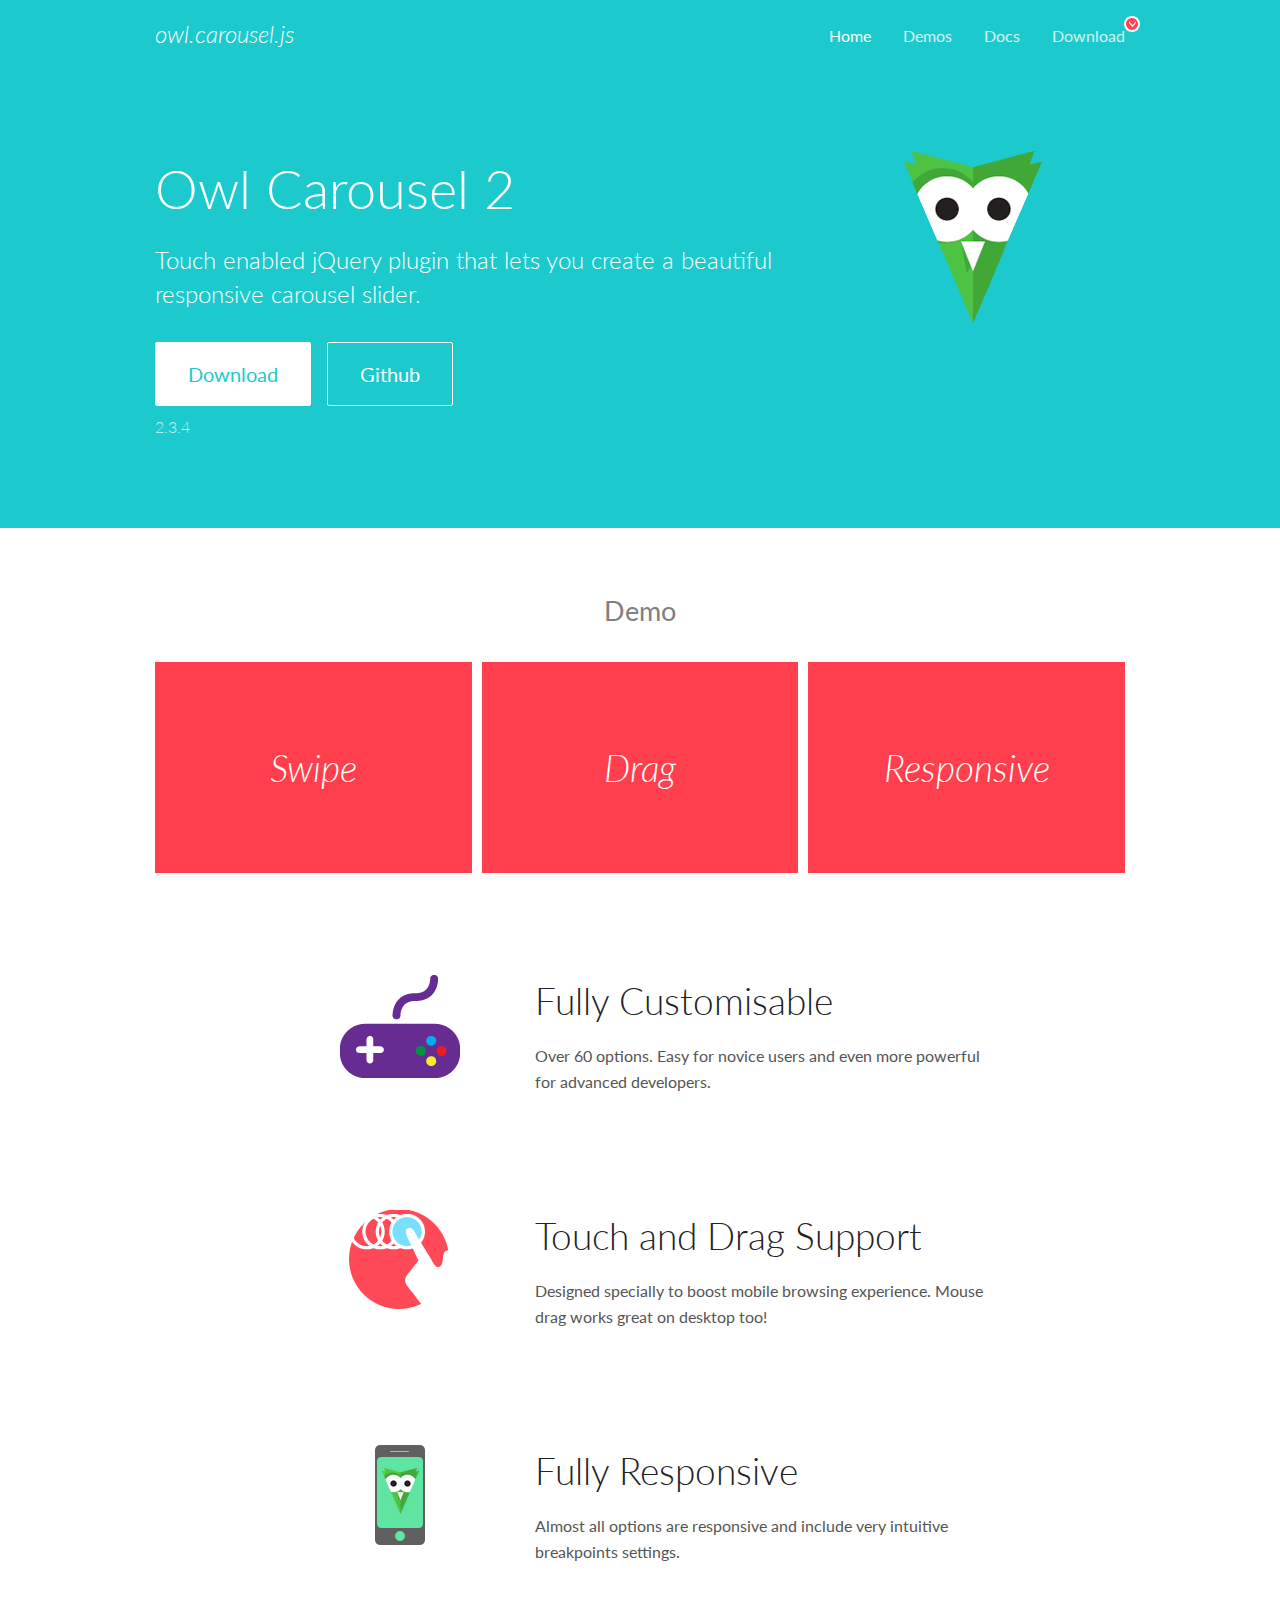
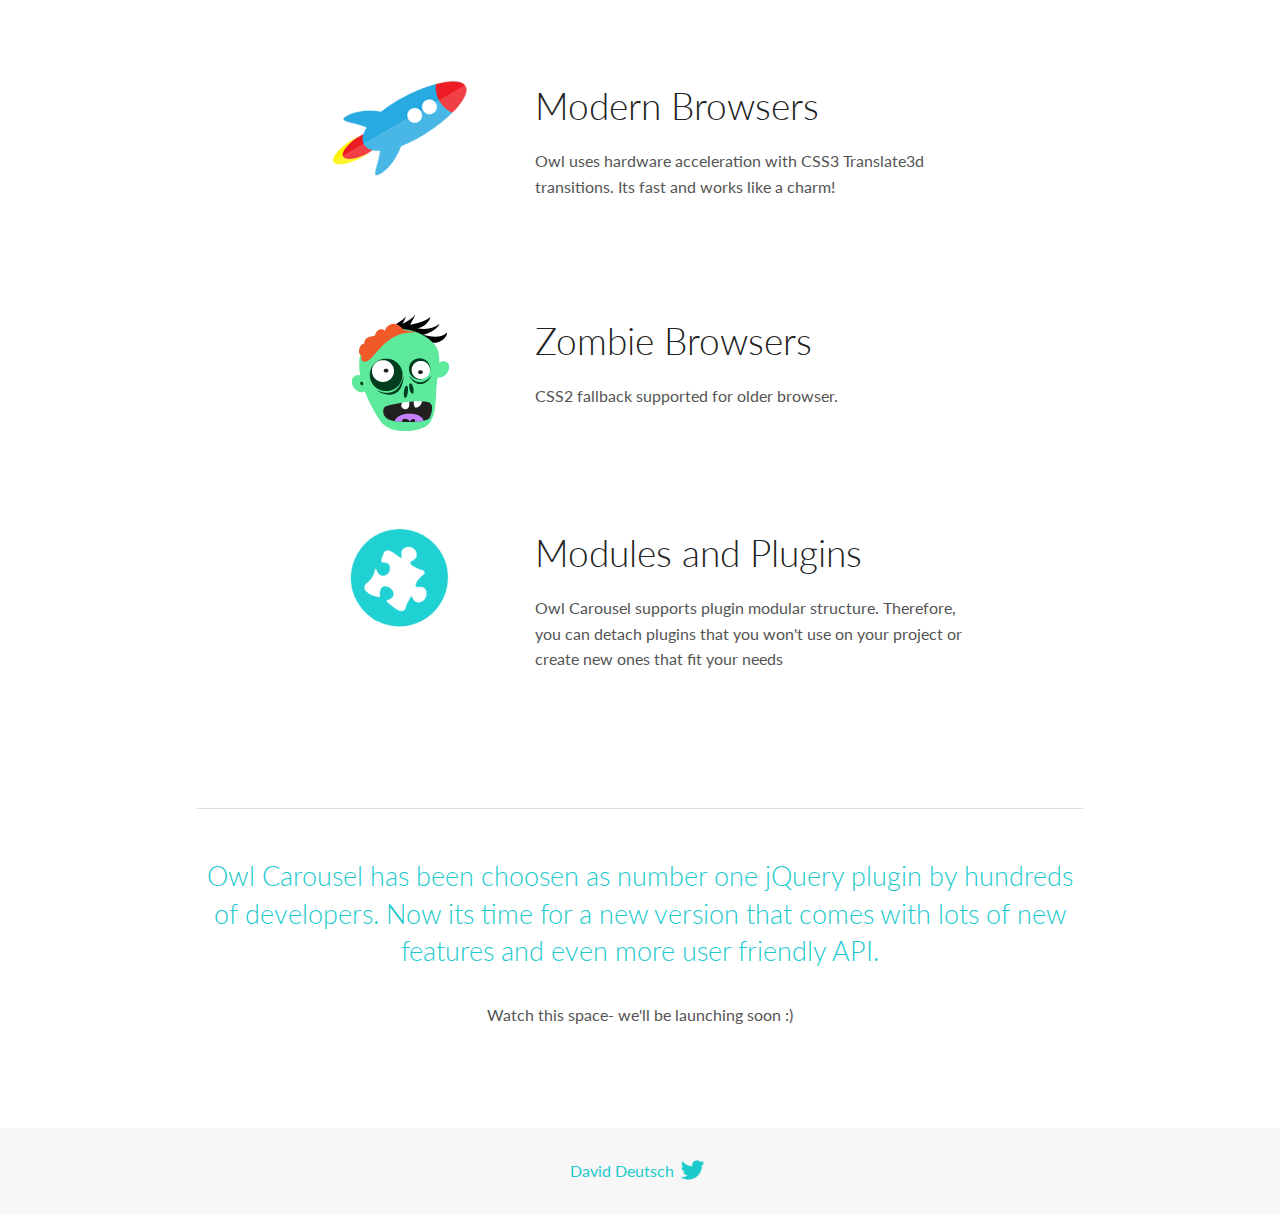
<file: assets/css/OwlCarousel2-2.3.4/docs/index.html>
<!DOCTYPE html>
<html lang="en">
  <head>

    <!-- head -->
    <meta charset="utf-8">
    <meta name="msapplication-tap-highlight" content="no" />
    <meta name="viewport" content="width=device-width, initial-scale=1.0" />
    <meta name="description" content="Touch enabled jQuery plugin that lets you create beautiful responsive carousel slider.">
    <meta name="author" content="David Deutsch">
    <title>
      Home | Owl Carousel | 2.3.4
    </title>

    <!-- Stylesheets -->
    <link href='https://fonts.googleapis.com/css?family=Lato:300,400,700,400italic,300italic' rel='stylesheet' type='text/css'>
    <link rel="stylesheet" href="assets/css/docs.theme.min.css">

    <!-- Owl Stylesheets -->
    <link rel="stylesheet" href="assets/owlcarousel/assets/owl.carousel.min.css">
    <link rel="stylesheet" href="assets/owlcarousel/assets/owl.theme.default.min.css">

    <!-- HTML5 shim and Respond.js IE8 support of HTML5 elements and media queries -->

    <!--[if lt IE 9]>
      <script src="https://oss.maxcdn.com/libs/html5shiv/3.7.0/html5shiv.js"></script>
      <script src="https://oss.maxcdn.com/libs/respond.js/1.3.0/respond.min.js"></script>
    <![endif]-->

    <!-- Favicons -->
    <link rel="apple-touch-icon-precomposed" sizes="144x144" href="assets/ico/apple-touch-icon-144-precomposed.png">
    <link rel="shortcut icon" href="assets/ico/favicon.png">
    <link rel="shortcut icon" href="favicon.ico">

    <!-- Yeah i know js should not be in header. Its required for demos.-->

    <!-- javascript -->
    <script src="assets/vendors/jquery.min.js"></script>
    <script src="assets/owlcarousel/owl.carousel.js"></script>
  </head>
  <body>

    <!-- header -->
    <header class="header">
      <div class="row">
        <div class="large-12 columns">
          <div class="brand left">
            <h3>
              <a href="/OwlCarousel2/">owl.carousel.js</a> 
            </h3>
          </div>
          <a id="toggle-nav" class="right">
            <span></span> <span></span> <span></span> 
          </a> 
          <div class="nav-bar">
            <ul class="clearfix">
              <li class="active">
                <a href="/OwlCarousel2/index.html">Home</a> 
              </li>
              <li> <a href="/OwlCarousel2/demos/demos.html">Demos</a>  </li>
              <li> <a href="/OwlCarousel2/docs/started-welcome.html">Docs</a>  </li>
              <li>
                <a href="https://github.com/OwlCarousel2/OwlCarousel2/archive/2.3.4.zip">Download</a> 
                <span class="download"></span> 
              </li>
            </ul>
          </div>
        </div>
      </div>
    </header>

    <!-- home panel -->
    <section id="hero">
      <div class="row">
        <div class="large-8 medium-8 columns">
          <h1>Owl Carousel 2</h1>
          <h4>Touch enabled jQuery plugin that lets you create a beautiful responsive carousel slider.</h4>
          <a href="https://github.com/OwlCarousel2/OwlCarousel2/archive/2.3.4.zip" class="hero-button">Download</a> 
          <a href="https://github.com/OwlCarousel2/OwlCarousel2" class="hero-button outline">Github</a> 
          <p>2.3.4</p>
        </div>
        <div class="large-4 medium-4 columns">
          <img class="owl-logo" src="assets/img/owl-logo.png" alt="mr. Owl">
        </div>
      </div>
    </section>

    <!-- body -->
    <div class="home-demo">
      <div class="row">
        <div class="large-12 columns">
          <h3>Demo</h3>
          <div class="owl-carousel">
            <div class="item">
              <h2>Swipe</h2>
            </div>
            <div class="item">
              <h2>Drag</h2>
            </div>
            <div class="item">
              <h2>Responsive</h2>
            </div>
            <div class="item">
              <h2>CSS3</h2>
            </div>
            <div class="item">
              <h2>Fast</h2>
            </div>
            <div class="item">
              <h2>Easy</h2>
            </div>
            <div class="item">
              <h2>Free</h2>
            </div>
            <div class="item">
              <h2>Upgradable</h2>
            </div>
            <div class="item">
              <h2>Tons of options</h2>
            </div>
            <div class="item">
              <h2>Infinity</h2>
            </div>
            <div class="item">
              <h2>Auto Width</h2>
            </div>
          </div>
        </div>
      </div>
    </div>
    <script>
      var owl = $('.owl-carousel');
      owl.owlCarousel({
        margin: 10,
        loop: true,
        responsive: {
          0: {
            items: 1
          },
          600: {
            items: 2
          },
          1000: {
            items: 3
          }
        }
      })
    </script>

    <!-- features -->
    <div id="features">
      <div class="row">
        <div class="small-12 medium-9 small-centered columns">
          <section class="row feature">
            <div class="medium-4 small-12 columns">
              <img src="assets/img/feature-options.png" alt="">
            </div>
            <div class="medium-8 small-12 columns">
              <h2>Fully Customisable</h2>
              <p>Over 60 options. Easy for novice users and even more powerful for advanced developers.</p>
            </div>
          </section>
          <section class="row feature">
            <div class="medium-4 small-12 columns">
              <img src="assets/img/feature-drag.png" alt="">
            </div>
            <div class="medium-8 small-12 columns">
              <h2>Touch and Drag Support</h2>
              <p>Designed specially to boost mobile browsing experience. Mouse drag works great on desktop too!</p>
            </div>
          </section>
          <section class="row feature">
            <div class="medium-4 small-12 columns">
              <img src="assets/img/feature-responsive.png" alt="">
            </div>
            <div class="medium-8 small-12 columns">
              <h2>Fully Responsive</h2>
              <p>Almost all options are responsive and include very intuitive breakpoints settings.</p>
            </div>
          </section>
          <section class="row feature">
            <div class="medium-4 small-12 columns">
              <img src="assets/img/feature-modern.png" alt="">
            </div>
            <div class="medium-8 small-12 columns">
              <h2>Modern Browsers</h2>
              <p>Owl uses hardware acceleration with CSS3 Translate3d transitions. Its fast and works like a charm! </p>
            </div>
          </section>
          <section class="row feature">
            <div class="medium-4 small-12 columns">
              <img src="assets/img/feature-zombie.png" alt="">
            </div>
            <div class="medium-8 small-12 columns">
              <h2>Zombie Browsers</h2>
              <p>CSS2 fallback supported for older browser.</p>
            </div>
          </section>
          <section class="row feature">
            <div class="medium-4 small-12 columns">
              <img src="assets/img/feature-module.png" alt="">
            </div>
            <div class="medium-8 small-12 columns">
              <h2>Modules and Plugins</h2>
              <p>Owl Carousel supports plugin modular structure. Therefore, you can detach plugins that you won&#x27;t use on your project or create new ones that fit your needs</p>
            </div>
          </section>
        </div>
      </div>
    </div>

    <!-- footer -->
    <section id="teaser-text">
      <div class="row">
        <div class="small-12 medium-11 small-centered columns">
          <hr>
          <h3 id="owl-carousel-has-been-choosen-as-number-one-jquery-plugin-by-hundreds-of-developers-now-its-time-for-a-new-version-that-comes-with-lots-of-new-features-and-even-more-user-friendly-api-">Owl Carousel has been choosen as number one jQuery plugin by hundreds of developers. Now its time for a new version that comes with lots of new features and even more user friendly API.</h3>
          <p>Watch this space- we&#39;ll be launching soon :)</p>
        </div>
      </div>
    </section>

    <!-- footer -->
    <footer class="footer">
      <div class="row">
        <div class="large-12 columns">
          <h5>
            <a href="/OwlCarousel2/docs/support-contact.html">David Deutsch</a> 
            <a id="custom-tweet-button" href="https://twitter.com/share?url=https://github.com/OwlCarousel2/OwlCarousel2&text=Owl Carousel - This is so awesome! " target="_blank"></a> 
          </h5>
        </div>
      </div>
    </footer>

    <!-- vendors -->
    <script src="assets/vendors/highlight.js"></script>
    <script src="assets/js/app.js"></script>
  </body>
</html>
</file>
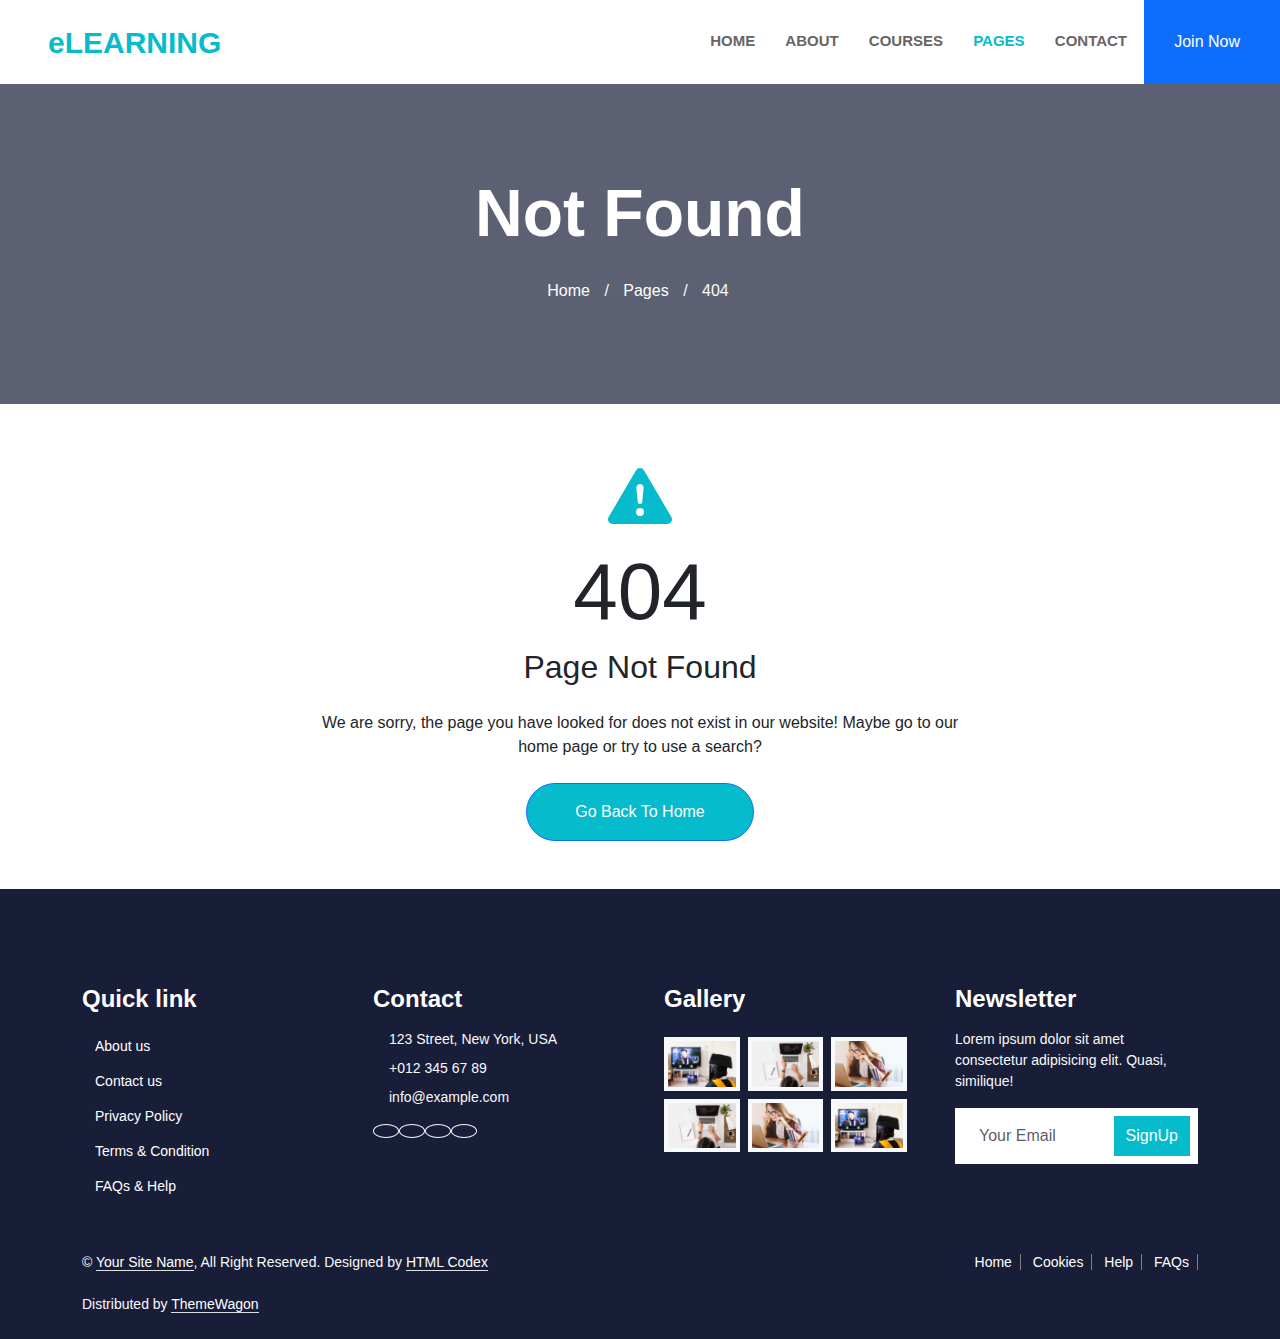
<file: 404 page.html>
<!DOCTYPE html>
<html lang="en">

<head>
    <meta charset="UTF-8">
    <meta http-equiv="X-UA-Compatible" content="IE=edge">
    <meta name="viewport" content="width=device-width, initial-scale=1.0">
    <title>eLEARNING</title>
    <link rel="stylesheet" href="https://cdn.jsdelivr.net/npm/bootstrap@5.2.0/dist/css/bootstrap.min.css">
    <link rel="stylesheet" href="https://cdnjs.cloudflare.com/ajax/libs/font-awesome/6.1.2/css/all.min.css"
        integrity="sha512-1sCRPdkRXhBV2PBLUdRb4tMg1w2YPf37qatUFeS7zlBy7jJI8Lf4VHwWfZZfpXtYSLy85pkm9GaYVYMfw5BC1A=="
        crossorigin="anonymous" referrerpolicy="no-referrer" />
    <link rel="stylesheet" href="./assets/css/style6.css">
</head>

<body class="main">
    <header class="header">
        <div class="container-xxl row align-items-center">
            <div class="logo col-6">
                <a href=""><i class="book2 fs-2 mx-4 fa-solid fa-book"></i></a>
                <a href=""><span class="span1">eLEARNING</span></a>
            </div>
            <div class="col-6 pb-3 pt-3">
                <div class="main-header">
                    <nav class="nav justify-content-end">
                        <ul class="ul">
                            <li>
                                <a href="./Home.html" class="a1">HOME</a>
                            </li>
                            <li>
                                <a href="./About.html" class="a1">ABOUT</a>
                            </li>
                            <li>
                                <a href="./Courses.html" class="a1">COURSES</a>
                            </li>
                            <li>
                                <div class="dropdown">
                                    <p>
                                        <a href="" class="pages">PAGES</a>
                                    </p>
                                    <div class="dropdown-content">
                                        <a href="">Our Team</a>
                                        <a href="./Testimonial.html">Testimonial</a>
                                        <a href="./404 page.html" style="background-color: #06BBCC;">404 Page</a>
                                    </div>
                                </div>
                            </li>
                            <li>
                                <a href="./Contact.html" class="a1">CONTACT</a>
                            </li>
                            <div class="d-inline join1">
                                <a href="./join.html" class="btn btn-primary join" style="border-radius: 0;">Join Now <i
                                        class="arrow fa-solid fa-arrow-right"></i></a>
                            </div>
                        </ul>
                    </nav>
                </div>
            </div>
        </div>
    </header>
    <main>
        <section>
            <div class="img1">
                <div class="text-center text">
                    <div class="color">
                        <p>Not Found</P>
                    </div>
                    <div>
                        <ul class="link">
                            <li>
                                <a href="">Home</a>
                                <span class="text-light">/</span>
                            </li>
                            <li>
                                <a href="">Pages</a>
                                <span class="text-light">/</span>
                            </li>
                            <li>
                                <p class="d-inline text-light">404</p>
                            </li>
                        </ul>
                    </div>
                </div>
            </div>
        </section>
        <section>
            <div class="container-xxl padding2">
                <div class="container text-center">
                    <div class="row justify-content-center">
                        <div class="col-lg-6">
                            <svg xmlns="http://www.w3.org/2000/svg" width="80" height="80" fill="#06BBCC"
                                class="pb-3 bi bi-exclamation-triangle-fill" viewBox="0 0 16 16">
                                <path
                                    d="M8.982 1.566a1.13 1.13 0 0 0-1.96 0L.165 13.233c-.457.778.091 1.767.98 1.767h13.713c.889 0 1.438-.99.98-1.767L8.982 1.566zM8 5c.535 0 .954.462.9.995l-.35 3.507a.552.552 0 0 1-1.1 0L7.1 5.995A.905.905 0 0 1 8 5zm.002 6a1 1 0 1 1 0 2 1 1 0 0 1 0-2z" />
                            </svg>
                        </div>
                        <h1 class="display-1">404</h1>
                        <h2 class="mb-4">Page Not Found</h2>
                        <p class="mb-4">
                            We are sorry, the page you have looked for does not exist in our website! Maybe go to our
                            <br> home page or try to use a search?
                        </p>
                        <a class="btn btn-primary rounded-pill py-3 px-5"
                            style="background-color:#06BBCC; width: 228px;" href="#">Go Back To Home</a>
                    </div>
                </div>
            </div>
        </section>
    </main>
    <footer class="footer">
        <div class="container-fluid bg-dark text-light footer pt-5 mt-5">
            <div class="container py-5">
                <div class="row g-5">
                    <div class="col-lg-3 col-md-6 quick">
                        <h4 class="text-white mb-3">Quick link</h4>
                        <a class="btn btn-link" href=""><i class="fa-solid fa-angle-right"></i> About us</a> <br>
                        <a class="btn btn-link" href=""><i class="fa-solid fa-angle-right"></i> Contact us</a> <br>
                        <a class="btn btn-link" href=""><i class="fa-solid fa-angle-right"></i> Privacy Policy</a> <br>
                        <a class="btn btn-link" href=""><i class="fa-solid fa-angle-right"></i> Terms & Condition</a>
                        <br>
                        <a class="btn btn-link" href=""><i class="fa-solid fa-angle-right"></i> FAQs & Help</a>
                    </div>
                    <div class="col-lg-3 col-md-6">
                        <h4 class="text-white mb-3">Contact</h4>
                        <p class="mb-2">
                            <i class="fa fa-map-marker-alt me-3"></i>
                            123 Street, New York, USA
                        </p>
                        <p class="mb-2">
                            <i class="fa fa-phone-alt me-3"></i>
                            +012 345 67 89
                        </p>
                        <p class="mb-2">
                            <i class="fa fa-envelope me-3"></i>
                            info@example.com
                        </p>
                        <div class="d-flex pt-2">
                            <a class=" icon btn btn-outline-light btn-social" href="">
                                <i class="fab fa-twitter"></i>
                            </a>
                            <a class="icon btn btn-outline-light btn-social" href="">
                                <i class="fab fa-facebook-f"></i>
                            </a>
                            <a class=" icon btn btn-outline-light btn-social" href="">
                                <i class="fab fa-youtube"></i>
                            </a>
                            <a class="icon btn btn-outline-light btn-social" href="">
                                <i class="fab fa-linkedin-in"></i>
                            </a>
                        </div>
                    </div>
                    <div class="col-lg-3 col-md-6">
                        <h4 class="text-white mb-3">Gallery</h4>
                        <div class="row g-2 pt-2">
                            <div class="col-4">
                                <img src="./assets/image/img1.jpg" alt="" class="img-fluid bg-light p-1">
                            </div>
                            <div class="col-4">
                                <img src="./assets/image/img2.jpg" alt="" class="img-fluid bg-light p-1">
                            </div>
                            <div class="col-4">
                                <img src="./assets/image/img3.jpg" alt="" class="img-fluid bg-light p-1">
                            </div>
                            <div class="col-4">
                                <img src="./assets/image/img2.jpg" alt="" class="img-fluid bg-light p-1">
                            </div>
                            <div class="col-4">
                                <img src="./assets/image/img3.jpg" alt="" class="img-fluid bg-light p-1">
                            </div>
                            <div class="col-4">
                                <img src="./assets/image/img1.jpg" alt="" class="img-fluid bg-light p-1">
                            </div>
                        </div>
                    </div>
                    <div class="col-lg-3 col-md-6">
                        <h4 class="text-white mb-3">Newsletter</h4>
                        <p>Lorem ipsum dolor sit amet consectetur adipisicing elit. Quasi, similique!</p>
                        <div class="position-relative mx-auto">
                            <input class="form-control border-0 w-100 py-3 ps-4 pe-5" type="text"
                                placeholder="Your Email">
                            <button class="btn buton btn-primary py-2 position-absolute top-0 end-0 mt-2 me-2"
                                type="button">SignUp</button>
                        </div>
                    </div>
                </div>
            </div>
            <div class="container">
                <div class="copyright">
                    <div class="row">
                        <div class="col-md-6 text-center text-md-start pb-4 mb-md-0">
                            &copy;
                            <a class="border-bottom" href="#">Your Site Name</a>, All Right Reserved. Designed by <a
                                class="border-bottom" href="#">HTML Codex</a>
                            <br><br>
                            Distributed by <a class="border-bottom" href="#">ThemeWagon</a>
                        </div>
                        <div class="col-md-6 text-center text-md-end">
                            <div class="footer-menu">
                                <a href="">Home</a>
                                <a href="">Cookies</a>
                                <a href="">Help</a>
                                <a href="">FAQs</a>
                            </div>
                        </div>
                    </div>
                </div>
            </div>
        </div>
    </footer>
    <script src="https://cdn.jsdelivr.net/npm/bootstrap@5.2.0/dist/js/bootstrap.bundle.min.js"></script>
</body>

</html>
</file>
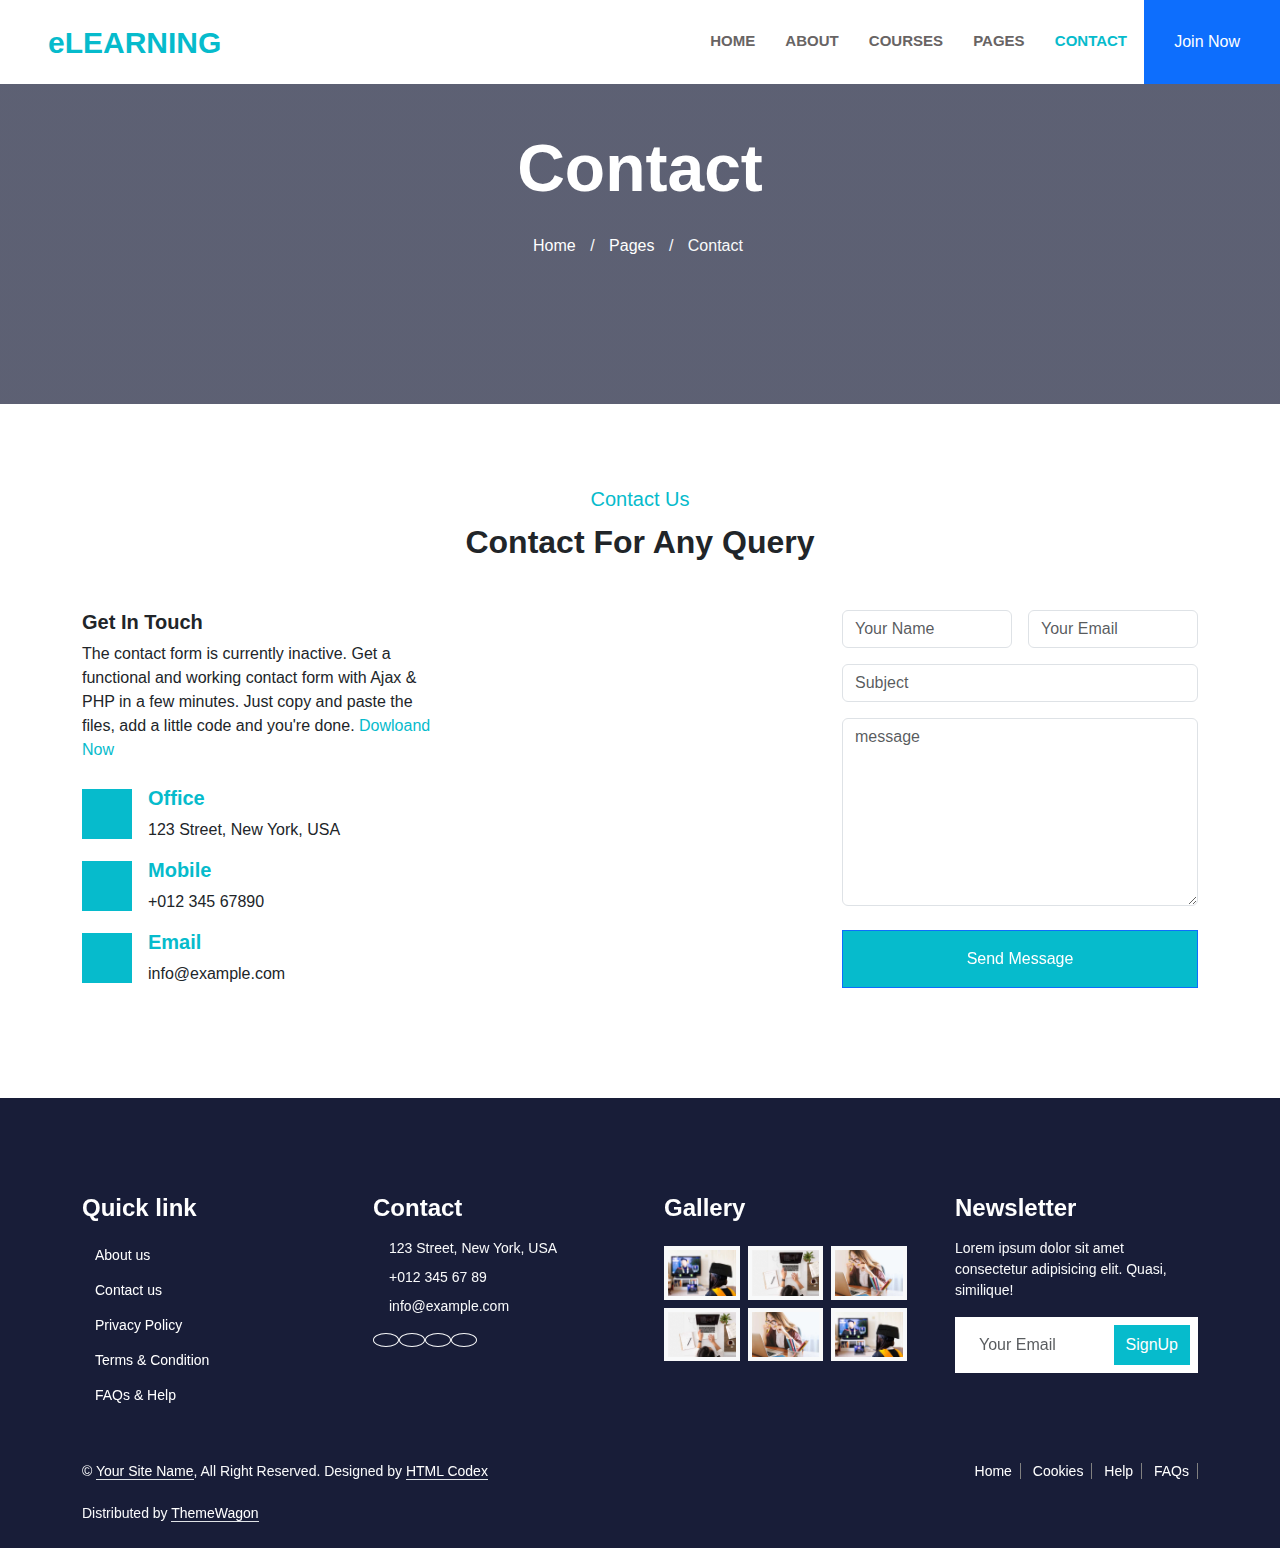
<file: Contact.html>
<!DOCTYPE html>
<html lang="en">

<head>
    <meta charset="UTF-8">
    <meta http-equiv="X-UA-Compatible" content="IE=edge">
    <meta name="viewport" content="width=device-width, initial-scale=1.0">
    <title>eLEARNING</title>
    <link rel="stylesheet" href="https://cdn.jsdelivr.net/npm/bootstrap@5.2.0/dist/css/bootstrap.min.css">
    <link rel="stylesheet" href="https://cdnjs.cloudflare.com/ajax/libs/font-awesome/6.1.2/css/all.min.css"
        integrity="sha512-1sCRPdkRXhBV2PBLUdRb4tMg1w2YPf37qatUFeS7zlBy7jJI8Lf4VHwWfZZfpXtYSLy85pkm9GaYVYMfw5BC1A=="
        crossorigin="anonymous" referrerpolicy="no-referrer" />
    <link rel="stylesheet" href="./assets/css/style7.css">
</head>

<body class="main">
    <header class="header">
        <div class="container-xxl row align-items-center">
            <div class="logo col-6">
                <a href=""><i class="book2 fs-2 mx-4 fa-solid fa-book"></i></a>
                <a href=""><span class="span1">eLEARNING</span></a>
            </div>
            <div class="col-6 pb-3 pt-3">
                <div class="main-header">
                    <nav class="nav justify-content-end">
                        <ul class="ul">
                            <li>
                                <a href="./Home.html">HOME</a>
                            </li>
                            <li>
                                <a href="./About.html">ABOUT</a>
                            </li>
                            <li>
                                <a href="./Courses.html">COURSES</a>
                            </li>
                            <li>
                                <div class="dropdown">
                                    <p>
                                        <a href="" class="">PAGES</a>
                                    </p>
                                    <div class="dropdown-content">
                                        <a href="./Our team.html">Our Team</a>
                                        <a href="./Testimonial.html">Testimonial</a>
                                        <a href="./404 page.html">404 Page</a>
                                    </div>
                                </div>
                            </li>
                            <li>
                                <a href="" class="Contact">CONTACT</a>
                            </li>
                            <div class="d-inline join1">
                                <a href="./join.html" class="btn btn-primary join" style="border-radius: 0;">Join Now <i
                                        class="arrow fa-solid fa-arrow-right"></i></a>
                            </div>
                        </ul>
                    </nav>
                </div>
            </div>
        </div>
    </header>
    <main>
        <section>
            <div class="img1">
                <div class="text-center text">
                    <div class="color">
                        <p>Contact</P>
                    </div>
                    <div>
                        <ul class="link">
                            <li>
                                <a href="">Home</a>
                                <span class="text-light">/</span>
                            </li>
                            <li>
                                <a href="">Pages</a>
                                <span class="text-light">/</span>
                            </li>
                            <li>
                                <p class="d-inline text-light">Contact</p>
                            </li>
                        </ul>
                    </div>
                </div>
            </div>
        </section>
        <section class="container-xxl sect1">
            <div class="container">
                <div class="text text-center">
                    <p class="h5 pb-1" style=" color: #06BBCC;">Contact Us</p>
                    <p class="h2" style="font-weight: 600;">Contact For Any Query</p>
                </div>
                <div class="row g-4 sect2">
                    <div class="col-lg-4 col-md-6">
                        <p class="h5" style="font-weight: 600;">Get In Touch</p>
                        <p>The contact form is currently inactive. Get a functional and working contact form with Ajax &
                            PHP
                            in a few minutes. Just copy and paste the files, add a little code and you're done. <a
                                href="" style="color: #06BBCC;">Dowloand Now</a></p>
                        <div class="pt-2">
                            <div class="d-flex align-items-center mb-3">
                                <div class="d-flex align-items-center justify-content-center flex-shrink-0"
                                    style="width: 50px; height: 50px; background-color: #06BBCC;"><i
                                        class="fa fa-map-marker-alt text-white "></i>
                                </div>
                                <div class="ms-3">
                                    <p class="h5" style="font-weight: 600; color:#06BBCC;">Office</p>
                                    <p style="font-size: 16px ; margin-bottom: 0px;">123 Street, New York, USA</p>
                                </div>
                            </div>
                            <div class="d-flex align-items-center mb-3">
                                <div class="d-flex align-items-center justify-content-center flex-shrink-0"
                                    style="width: 50px; height: 50px; background-color: #06BBCC;"><i
                                        class="fa fa-phone-alt text-white"></i>
                                </div>
                                <div class="ms-3">
                                    <p class="h5" style="font-weight: 600; color:#06BBCC;">Mobile</p>
                                    <p style="font-size: 16px ; margin-bottom: 0px;">+012 345 67890</p>
                                </div>
                            </div>
                            <div class="d-flex align-items-center mb-3">
                                <div class="d-flex align-items-center justify-content-center flex-shrink-0"
                                    style="width: 50px; height: 50px; background-color: #06BBCC;">
                                    <i class="fa fa-envelope-open text-white"></i>
                                </div>
                                <div class="ms-3">
                                    <p class="h5" style="font-weight: 600; color:#06BBCC;">Email</p>
                                    <p style="font-size: 16px ; margin-bottom: 0px;">info@example.com
                                    </p>
                                </div>
                            </div>
                        </div>

                    </div>
                    <div class="col-lg-4 col-md-6">
                        <iframe
                            src="https://www.google.com/maps/embed?pb=!1m18!1m12!1m3!1d3039.921223149758!2d49.83277571489288!3d40.366271066631725!2m3!1f0!2f0!3f0!3m2!1i1024!2i768!4f13.1!3m3!1m2!1s0x40307dca0a08ddf5%3A0xddd20fe143a690b6!2zxLDDp8mZcmnFn8mZaMmZcg!5e0!3m2!1saz!2s!4v1661873285790!5m2!1saz!2s"
                            width="600" height="450" style="max-width:350px; border:0; max-height: 380px;"
                            allowfullscreen="" loading="lazy" referrerpolicy="no-referrer-when-downgrade"></iframe>
                    </div>
                    <div class="col-lg-4 col-md-12">
                        <form action="">
                            <div class="row g-3 forms">
                                <div class="col-md-6">
                                    <input type="text" class="form1 form-control" id="name" placeholder="Your Name">
                                </div>
                                <div class="col-md-6">
                                    <input type="email" class="form1 form-control" id="email" placeholder="Your Email">
                                </div>
                                <div class="col-12">
                                    <input type="text" class="form-control form1" id="subject" placeholder="Subject">
                                </div>
                                <div class="col-12">
                                    <textarea class="form-control form1" placeholder="message" id="message"
                                        style="height: 188px"></textarea>
                                </div>
                                <div class="col-12 pt-2">
                                    <a href="">
                                        <button class="btn btn-primary w-100 py-3 bor" type="submit"
                                            style=" border-radius:0 ; background-color:#06BBCC;">Send Message</button>
                                    </a>
                                </div>
                            </div>
                        </form>
                    </div>
                </div>
        </section>
    </main>
    <footer class="footer">
        <div class="container-fluid bg-dark text-light footer pt-5 mt-5">
            <div class="container py-5">
                <div class="row g-5">
                    <div class="col-lg-3 col-md-6 quick">
                        <h4 class="text-white mb-3">Quick link</h4>
                        <a class="btn btn-link" href=""><i class="fa-solid fa-angle-right"></i> About us</a> <br>
                        <a class="btn btn-link" href=""><i class="fa-solid fa-angle-right"></i> Contact us</a> <br>
                        <a class="btn btn-link" href=""><i class="fa-solid fa-angle-right"></i> Privacy Policy</a> <br>
                        <a class="btn btn-link" href=""><i class="fa-solid fa-angle-right"></i> Terms & Condition</a>
                        <br>
                        <a class="btn btn-link" href=""><i class="fa-solid fa-angle-right"></i> FAQs & Help</a>
                    </div>
                    <div class="col-lg-3 col-md-6">
                        <h4 class="text-white mb-3">Contact</h4>
                        <p class="mb-2">
                            <i class="fa fa-map-marker-alt me-3"></i>
                            123 Street, New York, USA
                        </p>
                        <p class="mb-2">
                            <i class="fa fa-phone-alt me-3"></i>
                            +012 345 67 89
                        </p>
                        <p class="mb-2">
                            <i class="fa fa-envelope me-3"></i>
                            info@example.com
                        </p>
                        <div class="d-flex pt-2">
                            <a class=" icon btn btn-outline-light btn-social" href="">
                                <i class="fab fa-twitter"></i>
                            </a>
                            <a class="icon btn btn-outline-light btn-social" href="">
                                <i class="fab fa-facebook-f"></i>
                            </a>
                            <a class=" icon btn btn-outline-light btn-social" href="">
                                <i class="fab fa-youtube"></i>
                            </a>
                            <a class="icon btn btn-outline-light btn-social" href="">
                                <i class="fab fa-linkedin-in"></i>
                            </a>
                        </div>
                    </div>
                    <div class="col-lg-3 col-md-6">
                        <h4 class="text-white mb-3">Gallery</h4>
                        <div class="row g-2 pt-2">
                            <div class="col-4">
                                <img src="./assets/image/img1.jpg" alt="" class="img-fluid bg-light p-1">
                            </div>
                            <div class="col-4">
                                <img src="./assets/image/img2.jpg" alt="" class="img-fluid bg-light p-1">
                            </div>
                            <div class="col-4">
                                <img src="./assets/image/img3.jpg" alt="" class="img-fluid bg-light p-1">
                            </div>
                            <div class="col-4">
                                <img src="./assets/image/img2.jpg" alt="" class="img-fluid bg-light p-1">
                            </div>
                            <div class="col-4">
                                <img src="./assets/image/img3.jpg" alt="" class="img-fluid bg-light p-1">
                            </div>
                            <div class="col-4">
                                <img src="./assets/image/img1.jpg" alt="" class="img-fluid bg-light p-1">
                            </div>
                        </div>
                    </div>
                    <div class="col-lg-3 col-md-6">
                        <h4 class="text-white mb-3">Newsletter</h4>
                        <p>Lorem ipsum dolor sit amet consectetur adipisicing elit. Quasi, similique!</p>
                        <div class="position-relative mx-auto">
                            <input class="form-control border-0 w-100 py-3 ps-4 pe-5" type="text"
                                placeholder="Your Email">
                            <button class="btn buton btn-primary py-2 position-absolute top-0 end-0 mt-2 me-2"
                                type="button">SignUp</button>
                        </div>
                    </div>
                </div>
            </div>
            <div class="container">
                <div class="copyright">
                    <div class="row">
                        <div class="col-md-6 text-center text-md-start pb-4 mb-md-0">
                            &copy;
                            <a class="border-bottom" href="#">Your Site Name</a>, All Right Reserved. Designed by <a
                                class="border-bottom" href="#">HTML Codex</a>
                            <br><br>
                            Distributed by <a class="border-bottom" href="#">ThemeWagon</a>
                        </div>
                        <div class="col-md-6 text-center text-md-end">
                            <div class="footer-menu">
                                <a href="">Home</a>
                                <a href="">Cookies</a>
                                <a href="">Help</a>
                                <a href="">FAQs</a>
                            </div>
                        </div>
                    </div>
                </div>
            </div>
        </div>
    </footer>
    <script src="https://cdn.jsdelivr.net/npm/bootstrap@5.2.0/dist/js/bootstrap.bundle.min.js"></script>
</body>

</html>
</file>
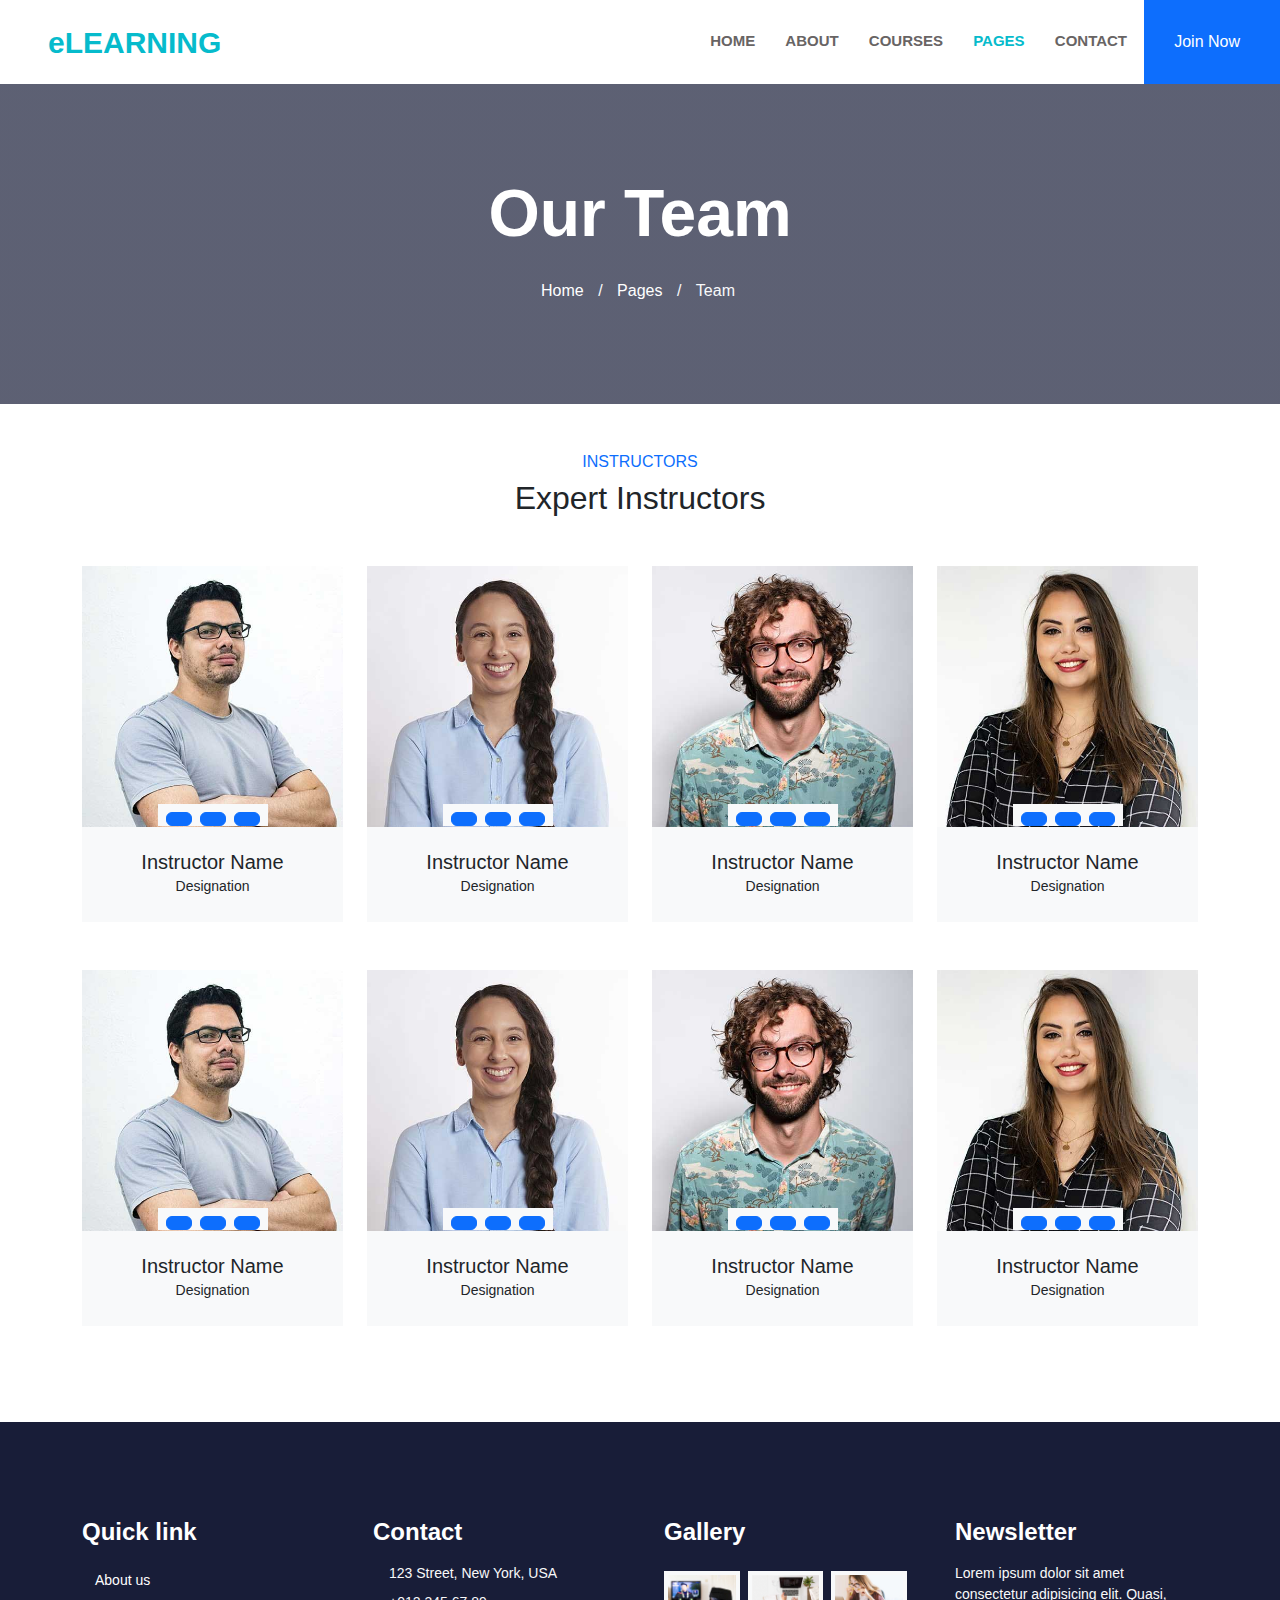
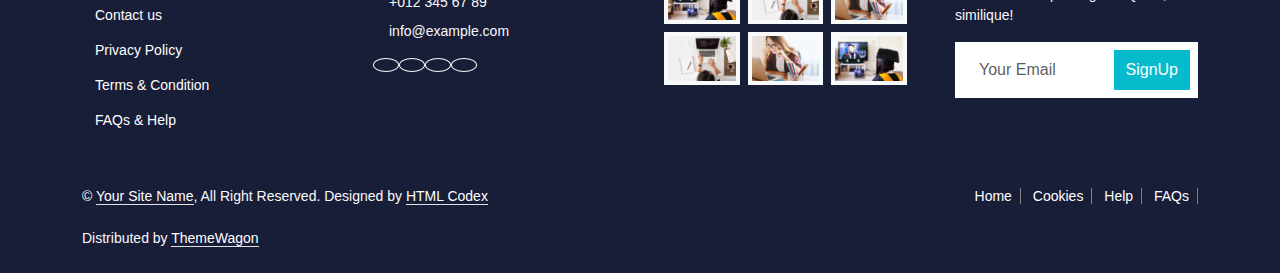
<file: index4.html>
<!DOCTYPE html>
<html lang="en">

<head>
    <meta charset="UTF-8">
    <meta http-equiv="X-UA-Compatible" content="IE=edge">
    <meta name="viewport" content="width=device-width, initial-scale=1.0">
    <title>E learning</title>
    <link rel="stylesheet" href="https://cdn.jsdelivr.net/npm/bootstrap@5.2.0/dist/css/bootstrap.min.css">
    <link rel="stylesheet" href="https://cdnjs.cloudflare.com/ajax/libs/font-awesome/6.1.2/css/all.min.css"
        integrity="sha512-1sCRPdkRXhBV2PBLUdRb4tMg1w2YPf37qatUFeS7zlBy7jJI8Lf4VHwWfZZfpXtYSLy85pkm9GaYVYMfw5BC1A=="
        crossorigin="anonymous" referrerpolicy="no-referrer" />
    <link rel="stylesheet" href="./assets/css/style4.css">
</head>

<body class="main">
    <header class="header">
        <div class="container-xxl row align-items-center">
            <div class="logo col-6">
                <a href=""><i class="book2 fs-2 mx-4 fa-solid fa-book"></i></a>
                <a href=""><span class="span1">eLEARNING</span></a>
            </div>
            <div class="col-6 pb-3 pt-3">
                <div class="main-header">
                    <nav class="nav justify-content-end">
                        <ul class="ul">
                            <li>
                                <a href="./index.html" class="a1">HOME</a>
                            </li>
                            <li>
                                <a href="./index2.html" class="a1">ABOUT</a>
                            </li>
                            <li>
                                <a href="./index3.html" class="a1">COURSES</a>
                            </li>
                            <li>
                                <div class="dropdown">
                                    <p>
                                        <a href="" class="pages">PAGES</a>
                                    </p>
                                    <div class="dropdown-content">
                                        <a href="" style="background-color: #06BBCC;">Our Team</a>
                                        <a href="./index5.html">Testimonial</a>
                                        <a href="./index6.html">404 Page</a>
                                    </div>
                                </div>
                            </li>
                            <li>
                                <a href="./index7.html" class="a1">CONTACT</a>
                            </li>
                            <div class="d-inline join1">
                                <a href class="btn btn-primary join" style="border-radius: 0;">Join Now <i
                                        class="arrow fa-solid fa-arrow-right"></i></a>
                            </div>
                        </ul>
                    </nav>
                </div>
            </div>
        </div>
    </header>
    <main>
        <section>
            <div class="img1">
                <div class="text-center text">
                    <div class="color">
                        <p>Our Team</P>
                    </div>
                    <div>
                        <ul class="link">
                            <li>
                                <a href="">Home</a>
                                <span class="text-light">/</span>
                            </li>
                            <li>
                                <a href="">Pages</a>
                                <span class="text-light">/</span>
                            </li>
                            <li>
                                <p class="d-inline text-light">Team</p>
                            </li>
                        </ul>
                    </div>
                </div>
            </div>
        </section>
        <section>
            <div class="container-xxl py-5">
                <div class="container">
                    <div class="text-center">
                        <h6 class="section-title bg-white text-center text-primary px-3">INSTRUCTORS</h6>
                        <h2 class="mb-5">Expert Instructors</h2>
                    </div>
                    <div class="row g-4">
                        <div class="col-lg-3 col-md-6">
                            <div class="team-item bg-light">
                                <div class="overflow-hidden">
                                    <img class="img-fluid" src="assets/image/team-1.jpg" alt="sekil">
                                </div>
                                <div class="position-relative d-flex justify-content-center" style="margin-top: -23px;">
                                    <div class="bg-light d-flex justify-content-center pt-2 px-1">
                                        <a class="btn btn-sm-square btn-primary mx-1" href>
                                            <i class="fab fa-facebook-f"></i>
                                        </a>
                                        <a class="btn btn-sm-square btn-primary mx-1" href>
                                            <i class="fab fa-twitter"></i>
                                        </a>
                                        <a class="btn btn-sm-square btn-primary mx-1" href>
                                            <i class="fab fa-instagram"></i>
                                        </a>
                                    </div>
                                </div>
                                <div class="text-center p-4">
                                    <h5 class="mb-0">Instructor Name</h5>
                                    <small>Designation</small>
                                </div>
                            </div>
                        </div>
                        <div class="col-lg-3 col-md-6">
                            <div class="team-item bg-light">
                                <div class="overflow-hidden">
                                    <img class="img-fluid" src="assets/image/team-2.jpg" alt="sekil">
                                </div>
                                <div class="position-relative d-flex justify-content-center" style="margin-top: -23px;">
                                    <div class="bg-light d-flex justify-content-center pt-2 px-1">
                                        <a class="btn btn-sm-square btn-primary mx-1" href="/">
                                            <i class="fab fa-facebook-f"></i>
                                        </a>
                                        <a class="btn btn-sm-square btn-primary mx-1" href="/">
                                            <i class="fab fa-twitter"></i>
                                        </a>
                                        <a class="btn btn-sm-square btn-primary mx-1" href="/">
                                            <i class="fab fa-instagram"></i>
                                        </a>
                                    </div>
                                </div>
                                <div class="text-center p-4">
                                    <h5 class="mb-0">Instructor Name</h5>
                                    <small>Designation</small>
                                </div>
                            </div>
                        </div>
                        <div class="col-lg-3 col-md-6">
                            <div class="team-item bg-light">
                                <div class="overflow-hidden">
                                    <img class="img-fluid" src="assets/image/team-3.jpg" alt="sekil">
                                </div>
                                <div class="position-relative d-flex justify-content-center" style="margin-top: -23px;">
                                    <div class="bg-light d-flex justify-content-center pt-2 px-1">
                                        <a class="btn btn-sm-square btn-primary mx-1" href="/">
                                            <i class="fab fa-facebook-f"></i>
                                        </a>
                                        <a class="btn btn-sm-square btn-primary mx-1" href="/">
                                            <i class="fab fa-twitter"></i>
                                        </a>
                                        <a class="btn btn-sm-square btn-primary mx-1" href="/">
                                            <i class="fab fa-instagram"></i>
                                        </a>
                                    </div>
                                </div>
                                <div class="text-center p-4">
                                    <h5 class="mb-0">Instructor Name</h5>
                                    <small>Designation</small>
                                </div>
                            </div>
                        </div>
                        <div class="col-lg-3 col-md-6">
                            <div class="team-item bg-light">
                                <div class="overflow-hidden">
                                    <img class="img-fluid" src="assets/image/team-4.jpg" alt="sekil">
                                </div>
                                <div class="position-relative d-flex justify-content-center" style="margin-top: -23px;">
                                    <div class="bg-light d-flex justify-content-center pt-2 px-1">
                                        <a class="btn btn-sm-square btn-primary mx-1" href="/">
                                            <i class="fab fa-facebook-f"></i>
                                        </a>
                                        <a class="btn btn-sm-square btn-primary mx-1" href="/">
                                            <i class="fab fa-twitter"></i>
                                        </a>
                                        <a class="btn btn-sm-square btn-primary mx-1" href="/">
                                            <i class="fab fa-instagram"></i>
                                        </a>
                                    </div>
                                </div>
                                <div class="text-center p-4">
                                    <h5 class="mb-0">Instructor Name</h5>
                                    <small>Designation</small>
                                </div>
                            </div>
                        </div>
                    </div>
                </div>
            </div>
            <div class="container-xxl px-5 pb-5">
                <div class="container">
                    <div class="row g-4">
                        <div class="col-lg-3 col-md-6">
                            <div class="team-item bg-light">
                                <div class="overflow-hidden">
                                    <img class="img-fluid" src="assets/image/team-1.jpg" alt="sekil">
                                </div>
                                <div class="position-relative d-flex justify-content-center" style="margin-top: -23px;">
                                    <div class="bg-light d-flex justify-content-center pt-2 px-1">
                                        <a class="btn btn-sm-square btn-primary mx-1" href>
                                            <i class="fab fa-facebook-f"></i>
                                        </a>
                                        <a class="btn btn-sm-square btn-primary mx-1" href>
                                            <i class="fab fa-twitter"></i>
                                        </a>
                                        <a class="btn btn-sm-square btn-primary mx-1" href>
                                            <i class="fab fa-instagram"></i>
                                        </a>
                                    </div>
                                </div>
                                <div class="text-center p-4">
                                    <h5 class="mb-0">Instructor Name</h5>
                                    <small>Designation</small>
                                </div>
                            </div>
                        </div>
                        <div class="col-lg-3 col-md-6">
                            <div class="team-item bg-light">
                                <div class="overflow-hidden">
                                    <img class="img-fluid" src="assets/image/team-2.jpg" alt="sekil">
                                </div>
                                <div class="position-relative d-flex justify-content-center" style="margin-top: -23px;">
                                    <div class="bg-light d-flex justify-content-center pt-2 px-1">
                                        <a class="btn btn-sm-square btn-primary mx-1" href="/">
                                            <i class="fab fa-facebook-f"></i>
                                        </a>
                                        <a class="btn btn-sm-square btn-primary mx-1" href="/">
                                            <i class="fab fa-twitter"></i>
                                        </a>
                                        <a class="btn btn-sm-square btn-primary mx-1" href="/">
                                            <i class="fab fa-instagram"></i>
                                        </a>
                                    </div>
                                </div>
                                <div class="text-center p-4">
                                    <h5 class="mb-0">Instructor Name</h5>
                                    <small>Designation</small>
                                </div>
                            </div>
                        </div>
                        <div class="col-lg-3 col-md-6">
                            <div class="team-item bg-light">
                                <div class="overflow-hidden">
                                    <img class="img-fluid" src="assets/image/team-3.jpg" alt="sekil">
                                </div>
                                <div class="position-relative d-flex justify-content-center" style="margin-top: -23px;">
                                    <div class="bg-light d-flex justify-content-center pt-2 px-1">
                                        <a class="btn btn-sm-square btn-primary mx-1" href="/">
                                            <i class="fab fa-facebook-f"></i>
                                        </a>
                                        <a class="btn btn-sm-square btn-primary mx-1" href="/">
                                            <i class="fab fa-twitter"></i>
                                        </a>
                                        <a class="btn btn-sm-square btn-primary mx-1" href="/">
                                            <i class="fab fa-instagram"></i>
                                        </a>
                                    </div>
                                </div>
                                <div class="text-center p-4">
                                    <h5 class="mb-0">Instructor Name</h5>
                                    <small>Designation</small>
                                </div>
                            </div>
                        </div>
                        <div class="col-lg-3 col-md-6">
                            <div class="team-item bg-light">
                                <div class="overflow-hidden">
                                    <img class="img-fluid" src="assets/image/team-4.jpg" alt="sekil">
                                </div>
                                <div class="position-relative d-flex justify-content-center" style="margin-top: -23px;">
                                    <div class="bg-light d-flex justify-content-center pt-2 px-1">
                                        <a class="btn btn-sm-square btn-primary mx-1" href="/">
                                            <i class="fab fa-facebook-f"></i>
                                        </a>
                                        <a class="btn btn-sm-square btn-primary mx-1" href="/">
                                            <i class="fab fa-twitter"></i>
                                        </a>
                                        <a class="btn btn-sm-square btn-primary mx-1" href="/">
                                            <i class="fab fa-instagram"></i>
                                        </a>
                                    </div>
                                </div>
                                <div class="text-center p-4">
                                    <h5 class="mb-0">Instructor Name</h5>
                                    <small>Designation</small>
                                </div>
                            </div>
                        </div>
                    </div>
                </div>
            </div>
        </section>
    </main>
    <footer class="footer">
        <div class="container-fluid bg-dark text-light footer pt-5 mt-5">
            <div class="container py-5">
                <div class="row g-5">
                    <div class="col-lg-3 col-md-6 quick">
                        <h4 class="text-white mb-3">Quick link</h4>
                        <a class="btn btn-link" href=""><i class="fa-solid fa-angle-right"></i> About us</a> <br>
                        <a class="btn btn-link" href=""><i class="fa-solid fa-angle-right"></i> Contact us</a> <br>
                        <a class="btn btn-link" href=""><i class="fa-solid fa-angle-right"></i> Privacy Policy</a> <br>
                        <a class="btn btn-link" href=""><i class="fa-solid fa-angle-right"></i> Terms & Condition</a>
                        <br>
                        <a class="btn btn-link" href=""><i class="fa-solid fa-angle-right"></i> FAQs & Help</a>
                    </div>
                    <div class="col-lg-3 col-md-6">
                        <h4 class="text-white mb-3">Contact</h4>
                        <p class="mb-2">
                            <i class="fa fa-map-marker-alt me-3"></i>
                            123 Street, New York, USA
                        </p>
                        <p class="mb-2">
                            <i class="fa fa-phone-alt me-3"></i>
                            +012 345 67 89
                        </p>
                        <p class="mb-2">
                            <i class="fa fa-envelope me-3"></i>
                            info@example.com
                        </p>
                        <div class="d-flex pt-2">
                            <a class=" icon btn btn-outline-light btn-social" href="">
                                <i class="fab fa-twitter"></i>
                            </a>
                            <a class="icon btn btn-outline-light btn-social" href="">
                                <i class="fab fa-facebook-f"></i>
                            </a>
                            <a class=" icon btn btn-outline-light btn-social" href="">
                                <i class="fab fa-youtube"></i>
                            </a>
                            <a class="icon btn btn-outline-light btn-social" href="">
                                <i class="fab fa-linkedin-in"></i>
                            </a>
                        </div>
                    </div>
                    <div class="col-lg-3 col-md-6">
                        <h4 class="text-white mb-3">Gallery</h4>
                        <div class="row g-2 pt-2">
                            <div class="col-4">
                                <img src="./assets/image/img1.jpg" alt="" class="img-fluid bg-light p-1">
                            </div>
                            <div class="col-4">
                                <img src="./assets/image/img2.jpg" alt="" class="img-fluid bg-light p-1">
                            </div>
                            <div class="col-4">
                                <img src="./assets/image/img3.jpg" alt="" class="img-fluid bg-light p-1">
                            </div>
                            <div class="col-4">
                                <img src="./assets/image/img2.jpg" alt="" class="img-fluid bg-light p-1">
                            </div>
                            <div class="col-4">
                                <img src="./assets/image/img3.jpg" alt="" class="img-fluid bg-light p-1">
                            </div>
                            <div class="col-4">
                                <img src="./assets/image/img1.jpg" alt="" class="img-fluid bg-light p-1">
                            </div>
                        </div>
                    </div>
                    <div class="col-lg-3 col-md-6">
                        <h4 class="text-white mb-3">Newsletter</h4>
                        <p>Lorem ipsum dolor sit amet consectetur adipisicing elit. Quasi, similique!</p>
                        <div class="position-relative mx-auto">
                            <input class="form-control border-0 w-100 py-3 ps-4 pe-5" type="text"
                                placeholder="Your Email">
                            <button class="btn buton btn-primary py-2 position-absolute top-0 end-0 mt-2 me-2"
                                type="button">SignUp</button>
                        </div>
                    </div>
                </div>
            </div>
            <div class="container">
                <div class="copyright">
                    <div class="row">
                        <div class="col-md-6 text-center text-md-start pb-4 mb-md-0">
                            &copy;
                            <a class="border-bottom" href="#">Your Site Name</a>, All Right Reserved. Designed by <a
                                class="border-bottom" href="#">HTML Codex</a>
                            <br><br>
                            Distributed by <a class="border-bottom" href="#">ThemeWagon</a>
                        </div>
                        <div class="col-md-6 text-center text-md-end">
                            <div class="footer-menu">
                                <a href="">Home</a>
                                <a href="">Cookies</a>
                                <a href="">Help</a>
                                <a href="">FAQs</a>
                            </div>
                        </div>
                    </div>
                </div>
            </div>
        </div>
    </footer>
    <script src="https://cdn.jsdelivr.net/npm/bootstrap@5.2.0/dist/js/bootstrap.bundle.min.js"></script>
</body>

</html>
</file>
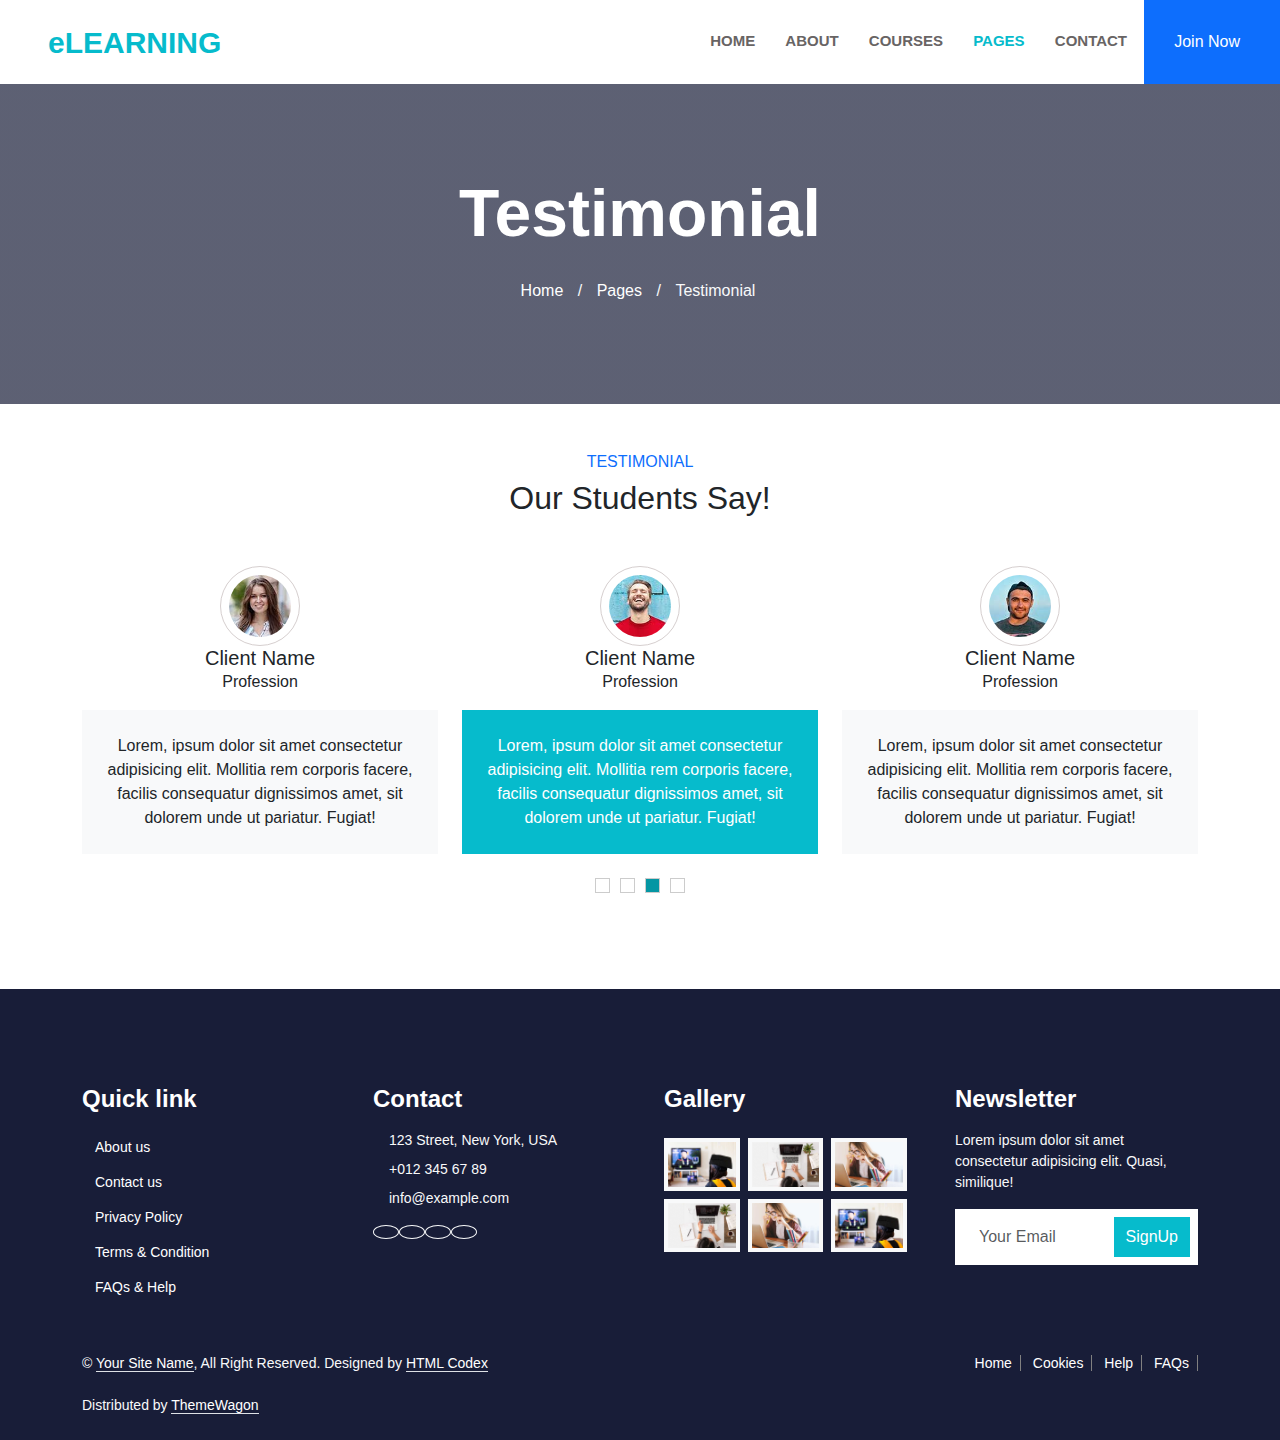
<file: index5.html>
<!DOCTYPE html>
<html lang="en">

<head>
    <meta charset="UTF-8">
    <meta http-equiv="X-UA-Compatible" content="IE=edge">
    <meta name="viewport" content="width=device-width, initial-scale=1.0">
    <title>E learning</title>
    <link rel="stylesheet" href="https://cdn.jsdelivr.net/npm/bootstrap@5.2.0/dist/css/bootstrap.min.css">
    <link rel="stylesheet" href="https://cdnjs.cloudflare.com/ajax/libs/font-awesome/6.1.2/css/all.min.css"
        integrity="sha512-1sCRPdkRXhBV2PBLUdRb4tMg1w2YPf37qatUFeS7zlBy7jJI8Lf4VHwWfZZfpXtYSLy85pkm9GaYVYMfw5BC1A=="
        crossorigin="anonymous" referrerpolicy="no-referrer" />
    <link rel="stylesheet" href="./assets/css/style5.css">
</head>

<body class="main">
    <header class="header">
        <div class="container-xxl row align-items-center">
            <div class="logo col-6">
                <a href=""><i class="book2 fs-2 mx-4 fa-solid fa-book"></i></a>
                <a href=""><span class="span1">eLEARNING</span></a>
            </div>
            <div class="col-6 pb-3 pt-3">
                <div class="main-header">
                    <nav class="nav justify-content-end">
                        <ul class="ul">
                            <li>
                                <a href="./index.html" class="a1">HOME</a>
                            </li>
                            <li>
                                <a href="./index2.html" class="a1">ABOUT</a>
                            </li>
                            <li>
                                <a href="./index3.html" class="a1">COURSES</a>
                            </li>
                            <li>
                                <div class="dropdown">
                                    <p>
                                        <a href="" class="pages">PAGES</a>
                                    </p>
                                    <div class="dropdown-content">
                                        <a href="./index4.html">Our Team</a>
                                        <a href="" style="background-color: #06BBCC;">Testimonial</a>
                                        <a href="./index6.html">404 Page</a>
                                    </div>
                                </div>
                            </li>
                            <li>
                                <a href="./index7.html" class="a1">CONTACT</a>
                            </li>
                            <div class="d-inline join1">
                                <a href class="btn btn-primary join" style="border-radius: 0;">Join Now <i
                                        class="arrow fa-solid fa-arrow-right"></i></a>
                            </div>
                        </ul>
                    </nav>
                </div>
            </div>
        </div>
    </header>
    <main>
        <section>
            <div class="img1">
                <div class="text-center text">
                    <div class="color">
                        <p>Testimonial</P>
                    </div>
                    <div>
                        <ul class="link">
                            <li>
                                <a href="">Home</a>
                                <span class="text-light">/</span>
                            </li>
                            <li>
                                <a href="">Pages</a>
                                <span class="text-light">/</span>
                            </li>
                            <li>
                                <p class="d-inline text-light">Testimonial</p>
                            </li>
                        </ul>
                    </div>
                </div>
            </div>
        </section>
        <section>
            <div class="container-xxl py-5">
                <div class="container">
                    <div class="text-center">
                        <h6 class="section-title bg-white text-center text-primary px-3">TESTIMONIAL</h6>
                        <h2 class="mb-5">Our Students Say!</h2>
                    </div>
                    <div class="row g-4 justify-content-center">
                        <div class="col-lg-4 col-md-6">
                            <div class="testimonial-item text-center">
                                <img src="./assets/image/testimonial-1.jpg" alt="sekil" class="rounded-circle">
                                <h5 class="mb-0">Client Name</h5>
                                <p>Profession</p>
                                <div class="testimonial-text bg-light text-center p-4">
                                    <p class="mb-0">
                                        Lorem, ipsum dolor sit amet consectetur adipisicing elit. Mollitia rem corporis
                                        facere, facilis consequatur dignissimos amet, sit dolorem unde ut pariatur.
                                        Fugiat!
                                    </p>
                                </div>
                            </div>
                        </div>
                        <div class="col-lg-4 col-md-6 div7">
                            <div class="testimonial-item text-center">
                                <img src="./assets/image/testimonial-2.jpg" alt="sekil" class="rounded-circle">
                                <h5 class="mb-0">Client Name</h5>
                                <p>Profession</p>
                                <div class="testimonial-text bg-light text-center p-4 blue">
                                    <p class="mb-0">
                                        Lorem, ipsum dolor sit amet consectetur adipisicing elit. Mollitia rem corporis
                                        facere, facilis consequatur dignissimos amet, sit dolorem unde ut pariatur.
                                        Fugiat!
                                    </p>
                                </div>
                            </div>
                        </div>
                        <div class="col-lg-4 col-md-6 div7">
                            <div class="testimonial-item text-center">
                                <img src="./assets/image/testimonial-3.jpg" alt="sekil" class="rounded-circle">
                                <h5 class="mb-0">Client Name</h5>
                                <p>Profession</p>
                                <div class="testimonial-text bg-light text-center p-4">
                                    <p class="mb-0">
                                        Lorem, ipsum dolor sit amet consectetur adipisicing elit. Mollitia rem corporis
                                        facere, facilis consequatur dignissimos amet, sit dolorem unde ut pariatur.
                                        Fugiat!
                                    </p>
                                </div>
                            </div>
                        </div>
                    </div>
                    <div class="owl-dots">
                        <div class="owl-dot">
                            <span></span>
                        </div>
                        <div class="owl-dot">
                            <span></span>
                        </div>
                        <div class="owl-dot active">
                            <span></span>
                        </div>
                        <div class="owl-dot">
                            <span></span>
                        </div>
                    </div>
                </div>
            </div>
        </section>
    </main>
    <footer class="footer">
        <div class="container-fluid bg-dark text-light footer pt-5 mt-5">
            <div class="container py-5">
                <div class="row g-5">
                    <div class="col-lg-3 col-md-6 quick">
                        <h4 class="text-white mb-3">Quick link</h4>
                        <a class="btn btn-link" href=""><i class="fa-solid fa-angle-right"></i> About us</a> <br>
                        <a class="btn btn-link" href=""><i class="fa-solid fa-angle-right"></i> Contact us</a> <br>
                        <a class="btn btn-link" href=""><i class="fa-solid fa-angle-right"></i> Privacy Policy</a> <br>
                        <a class="btn btn-link" href=""><i class="fa-solid fa-angle-right"></i> Terms & Condition</a>
                        <br>
                        <a class="btn btn-link" href=""><i class="fa-solid fa-angle-right"></i> FAQs & Help</a>
                    </div>
                    <div class="col-lg-3 col-md-6">
                        <h4 class="text-white mb-3">Contact</h4>
                        <p class="mb-2">
                            <i class="fa fa-map-marker-alt me-3"></i>
                            123 Street, New York, USA
                        </p>
                        <p class="mb-2">
                            <i class="fa fa-phone-alt me-3"></i>
                            +012 345 67 89
                        </p>
                        <p class="mb-2">
                            <i class="fa fa-envelope me-3"></i>
                            info@example.com
                        </p>
                        <div class="d-flex pt-2">
                            <a class=" icon btn btn-outline-light btn-social" href="">
                                <i class="fab fa-twitter"></i>
                            </a>
                            <a class="icon btn btn-outline-light btn-social" href="">
                                <i class="fab fa-facebook-f"></i>
                            </a>
                            <a class=" icon btn btn-outline-light btn-social" href="">
                                <i class="fab fa-youtube"></i>
                            </a>
                            <a class="icon btn btn-outline-light btn-social" href="">
                                <i class="fab fa-linkedin-in"></i>
                            </a>
                        </div>
                    </div>
                    <div class="col-lg-3 col-md-6">
                        <h4 class="text-white mb-3">Gallery</h4>
                        <div class="row g-2 pt-2">
                            <div class="col-4">
                                <img src="./assets/image/img1.jpg" alt="" class="img-fluid bg-light p-1">
                            </div>
                            <div class="col-4">
                                <img src="./assets/image/img2.jpg" alt="" class="img-fluid bg-light p-1">
                            </div>
                            <div class="col-4">
                                <img src="./assets/image/img3.jpg" alt="" class="img-fluid bg-light p-1">
                            </div>
                            <div class="col-4">
                                <img src="./assets/image/img2.jpg" alt="" class="img-fluid bg-light p-1">
                            </div>
                            <div class="col-4">
                                <img src="./assets/image/img3.jpg" alt="" class="img-fluid bg-light p-1">
                            </div>
                            <div class="col-4">
                                <img src="./assets/image/img1.jpg" alt="" class="img-fluid bg-light p-1">
                            </div>
                        </div>
                    </div>
                    <div class="col-lg-3 col-md-6">
                        <h4 class="text-white mb-3">Newsletter</h4>
                        <p>Lorem ipsum dolor sit amet consectetur adipisicing elit. Quasi, similique!</p>
                        <div class="position-relative mx-auto">
                            <input class="form-control border-0 w-100 py-3 ps-4 pe-5" type="text"
                                placeholder="Your Email">
                            <button class="btn buton btn-primary py-2 position-absolute top-0 end-0 mt-2 me-2"
                                type="button">SignUp</button>
                        </div>
                    </div>
                </div>
            </div>
            <div class="container">
                <div class="copyright">
                    <div class="row">
                        <div class="col-md-6 text-center text-md-start pb-4 mb-md-0">
                            &copy;
                            <a class="border-bottom" href="#">Your Site Name</a>, All Right Reserved. Designed by <a
                                class="border-bottom" href="#">HTML Codex</a>
                            <br><br>
                            Distributed by <a class="border-bottom" href="#">ThemeWagon</a>
                        </div>
                        <div class="col-md-6 text-center text-md-end">
                            <div class="footer-menu">
                                <a href="">Home</a>
                                <a href="">Cookies</a>
                                <a href="">Help</a>
                                <a href="">FAQs</a>
                            </div>
                        </div>
                    </div>
                </div>
            </div>
        </div>
    </footer>
    <script src="https://cdn.jsdelivr.net/npm/bootstrap@5.2.0/dist/js/bootstrap.bundle.min.js"></script>
</body>

</html>
</file>
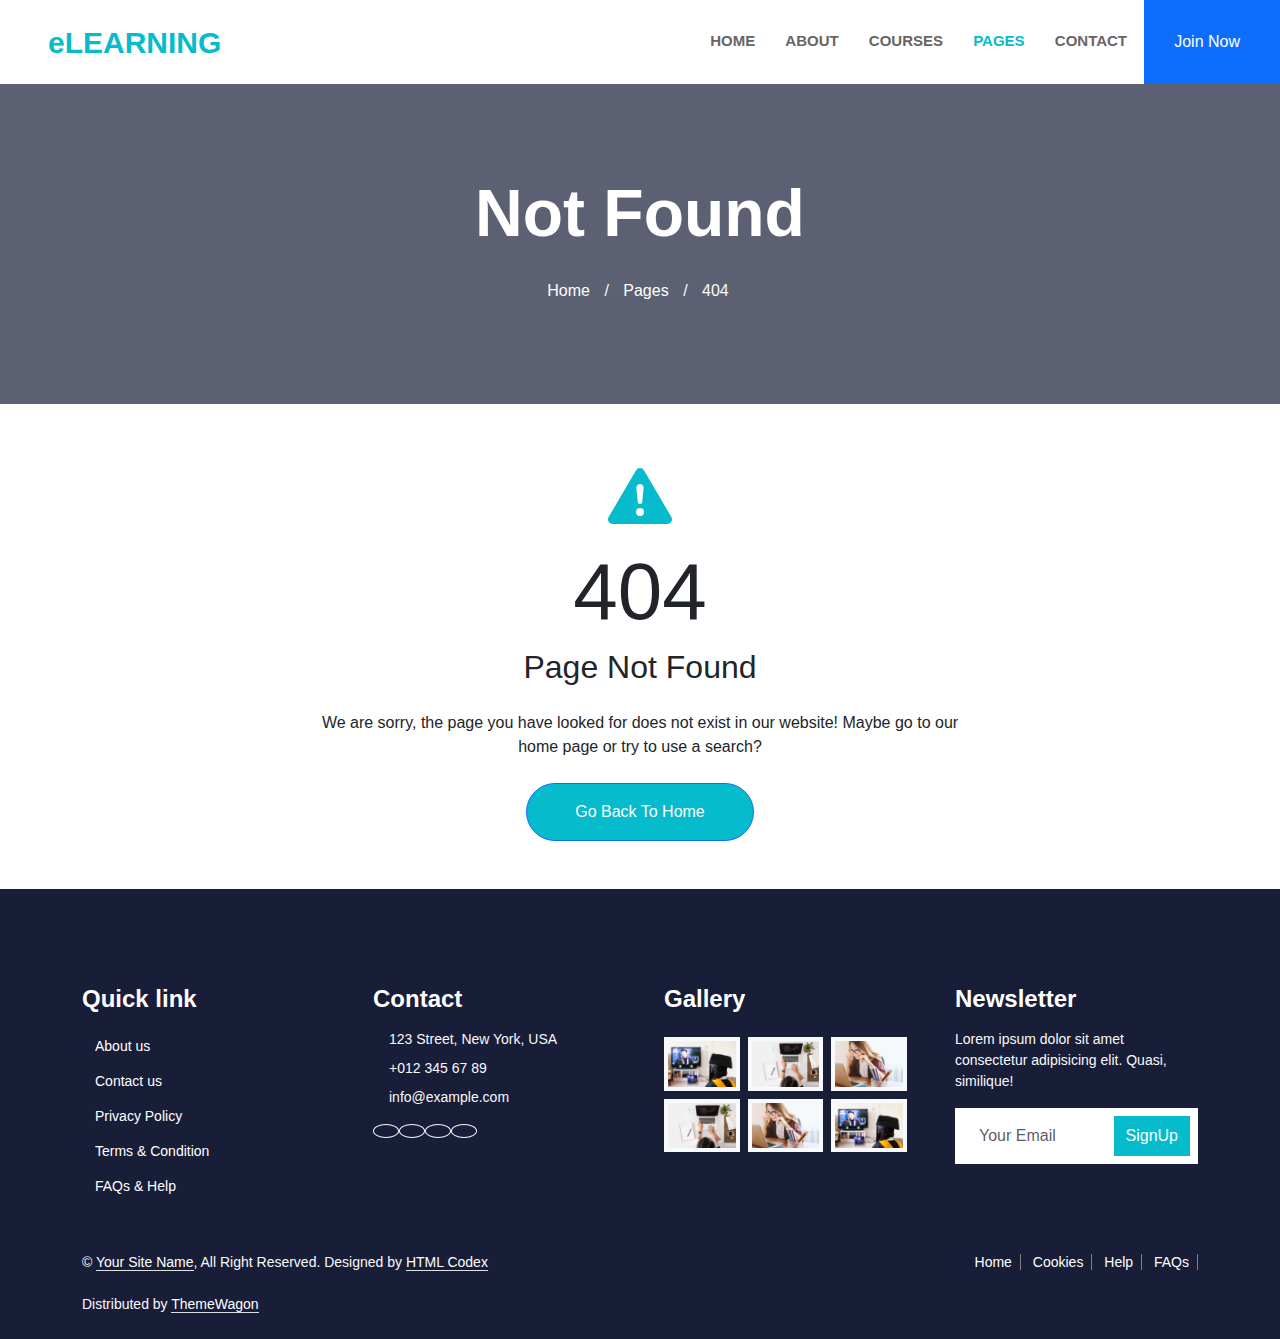
<file: index6.html>
<!DOCTYPE html>
<html lang="en">

<head>
    <meta charset="UTF-8">
    <meta http-equiv="X-UA-Compatible" content="IE=edge">
    <meta name="viewport" content="width=device-width, initial-scale=1.0">
    <title>E learning</title>
    <link rel="stylesheet" href="https://cdn.jsdelivr.net/npm/bootstrap@5.2.0/dist/css/bootstrap.min.css">
    <link rel="stylesheet" href="https://cdnjs.cloudflare.com/ajax/libs/font-awesome/6.1.2/css/all.min.css"
        integrity="sha512-1sCRPdkRXhBV2PBLUdRb4tMg1w2YPf37qatUFeS7zlBy7jJI8Lf4VHwWfZZfpXtYSLy85pkm9GaYVYMfw5BC1A=="
        crossorigin="anonymous" referrerpolicy="no-referrer" />
    <link rel="stylesheet" href="./assets/css/style6.css">
</head>

<body class="main">
    <header class="header">
        <div class="container-xxl row align-items-center">
            <div class="logo col-6">
                <a href=""><i class="book2 fs-2 mx-4 fa-solid fa-book"></i></a>
                <a href=""><span class="span1">eLEARNING</span></a>
            </div>
            <div class="col-6 pb-3 pt-3">
                <div class="main-header">
                    <nav class="nav justify-content-end">
                        <ul class="ul">
                            <li>
                                <a href="./index.html" class="a1">HOME</a>
                            </li>
                            <li>
                                <a href="./index2.html" class="a1">ABOUT</a>
                            </li>
                            <li>
                                <a href="./index3.html" class="a1">COURSES</a>
                            </li>
                            <li>
                                <div class="dropdown">
                                    <p>
                                        <a href="" class="pages">PAGES</a>
                                    </p>
                                    <div class="dropdown-content">
                                        <a href="./index4.html">Our Team</a>
                                        <a href="./index5.html">Testimonial</a>
                                        <a href="" style="background-color: #06BBCC;">404 Page</a>
                                    </div>
                                </div>
                            </li>
                            <li>
                                <a href="./index7.html" class="a1">CONTACT</a>
                            </li>
                            <div class="d-inline join1">
                                <a href class="btn btn-primary join" style="border-radius: 0;">Join Now <i
                                        class="arrow fa-solid fa-arrow-right"></i></a>
                            </div>
                        </ul>
                    </nav>
                </div>
            </div>
        </div>
    </header>
    <main>
        <section>
            <div class="img1">
                <div class="text-center text">
                    <div class="color">
                        <p>Not Found</P>
                    </div>
                    <div>
                        <ul class="link">
                            <li>
                                <a href="">Home</a>
                                <span class="text-light">/</span>
                            </li>
                            <li>
                                <a href="">Pages</a>
                                <span class="text-light">/</span>
                            </li>
                            <li>
                                <p class="d-inline text-light">404</p>
                            </li>
                        </ul>
                    </div>
                </div>
            </div>
        </section>
        <section>
            <div class="container-xxl padding2">
                <div class="container text-center">
                    <div class="row justify-content-center">
                        <div class="col-lg-6">
                            <svg xmlns="http://www.w3.org/2000/svg" width="80" height="80" fill="#06BBCC"
                                class="pb-3 bi bi-exclamation-triangle-fill" viewBox="0 0 16 16">
                                <path
                                    d="M8.982 1.566a1.13 1.13 0 0 0-1.96 0L.165 13.233c-.457.778.091 1.767.98 1.767h13.713c.889 0 1.438-.99.98-1.767L8.982 1.566zM8 5c.535 0 .954.462.9.995l-.35 3.507a.552.552 0 0 1-1.1 0L7.1 5.995A.905.905 0 0 1 8 5zm.002 6a1 1 0 1 1 0 2 1 1 0 0 1 0-2z" />
                            </svg>
                        </div>
                        <h1 class="display-1">404</h1>
                        <h2 class="mb-4">Page Not Found</h2>
                        <p class="mb-4">
                            We are sorry, the page you have looked for does not exist in our website! Maybe go to our
                            <br> home page or try to use a search?
                        </p>
                        <a class="btn btn-primary rounded-pill py-3 px-5"
                            style="background-color:#06BBCC; width: 228px;" href="#">Go Back To Home</a>
                    </div>
                </div>
            </div>
        </section>
    </main>
    <footer class="footer">
        <div class="container-fluid bg-dark text-light footer pt-5 mt-5">
            <div class="container py-5">
                <div class="row g-5">
                    <div class="col-lg-3 col-md-6 quick">
                        <h4 class="text-white mb-3">Quick link</h4>
                        <a class="btn btn-link" href=""><i class="fa-solid fa-angle-right"></i> About us</a> <br>
                        <a class="btn btn-link" href=""><i class="fa-solid fa-angle-right"></i> Contact us</a> <br>
                        <a class="btn btn-link" href=""><i class="fa-solid fa-angle-right"></i> Privacy Policy</a> <br>
                        <a class="btn btn-link" href=""><i class="fa-solid fa-angle-right"></i> Terms & Condition</a>
                        <br>
                        <a class="btn btn-link" href=""><i class="fa-solid fa-angle-right"></i> FAQs & Help</a>
                    </div>
                    <div class="col-lg-3 col-md-6">
                        <h4 class="text-white mb-3">Contact</h4>
                        <p class="mb-2">
                            <i class="fa fa-map-marker-alt me-3"></i>
                            123 Street, New York, USA
                        </p>
                        <p class="mb-2">
                            <i class="fa fa-phone-alt me-3"></i>
                            +012 345 67 89
                        </p>
                        <p class="mb-2">
                            <i class="fa fa-envelope me-3"></i>
                            info@example.com
                        </p>
                        <div class="d-flex pt-2">
                            <a class=" icon btn btn-outline-light btn-social" href="">
                                <i class="fab fa-twitter"></i>
                            </a>
                            <a class="icon btn btn-outline-light btn-social" href="">
                                <i class="fab fa-facebook-f"></i>
                            </a>
                            <a class=" icon btn btn-outline-light btn-social" href="">
                                <i class="fab fa-youtube"></i>
                            </a>
                            <a class="icon btn btn-outline-light btn-social" href="">
                                <i class="fab fa-linkedin-in"></i>
                            </a>
                        </div>
                    </div>
                    <div class="col-lg-3 col-md-6">
                        <h4 class="text-white mb-3">Gallery</h4>
                        <div class="row g-2 pt-2">
                            <div class="col-4">
                                <img src="./assets/image/img1.jpg" alt="" class="img-fluid bg-light p-1">
                            </div>
                            <div class="col-4">
                                <img src="./assets/image/img2.jpg" alt="" class="img-fluid bg-light p-1">
                            </div>
                            <div class="col-4">
                                <img src="./assets/image/img3.jpg" alt="" class="img-fluid bg-light p-1">
                            </div>
                            <div class="col-4">
                                <img src="./assets/image/img2.jpg" alt="" class="img-fluid bg-light p-1">
                            </div>
                            <div class="col-4">
                                <img src="./assets/image/img3.jpg" alt="" class="img-fluid bg-light p-1">
                            </div>
                            <div class="col-4">
                                <img src="./assets/image/img1.jpg" alt="" class="img-fluid bg-light p-1">
                            </div>
                        </div>
                    </div>
                    <div class="col-lg-3 col-md-6">
                        <h4 class="text-white mb-3">Newsletter</h4>
                        <p>Lorem ipsum dolor sit amet consectetur adipisicing elit. Quasi, similique!</p>
                        <div class="position-relative mx-auto">
                            <input class="form-control border-0 w-100 py-3 ps-4 pe-5" type="text"
                                placeholder="Your Email">
                            <button class="btn buton btn-primary py-2 position-absolute top-0 end-0 mt-2 me-2"
                                type="button">SignUp</button>
                        </div>
                    </div>
                </div>
            </div>
            <div class="container">
                <div class="copyright">
                    <div class="row">
                        <div class="col-md-6 text-center text-md-start pb-4 mb-md-0">
                            &copy;
                            <a class="border-bottom" href="#">Your Site Name</a>, All Right Reserved. Designed by <a
                                class="border-bottom" href="#">HTML Codex</a>
                            <br><br>
                            Distributed by <a class="border-bottom" href="#">ThemeWagon</a>
                        </div>
                        <div class="col-md-6 text-center text-md-end">
                            <div class="footer-menu">
                                <a href="">Home</a>
                                <a href="">Cookies</a>
                                <a href="">Help</a>
                                <a href="">FAQs</a>
                            </div>
                        </div>
                    </div>
                </div>
            </div>
        </div>
    </footer>
    <script src="https://cdn.jsdelivr.net/npm/bootstrap@5.2.0/dist/js/bootstrap.bundle.min.js"></script>
</body>

</html>
</file>
<file: assets/css/style6.css>
.main {
  margin: 0;
  padding: 0;
  box-sizing: border-box;
  font-family: Arial, Helvetica, sans-serif;
}

.navbar {
  display: none;
}

.ul li a {
  text-decoration: none;
}

.a1:hover {
  color: #06BBCC;
}

.header {
  position: sticky;
  z-index: 9999;
  top: 0;
  background-color: #fff;
}

.navbar ul li {
  display: inline;
}

.logo a i,
.pages {
  color: #06BBCC;
}

.span1 {
  margin-left: -12px;
  font-weight: 600;
  font-size: 30px;
  color: #06BBCC;
}

.arrow {
  margin-left: 10px;
}

.ul li {
  margin: 0 13px;
  display: inline;
  font-size: 15px;
  font-weight: 600;
}

.join {
  position: relative;
  margin-right: -36px;
  margin-top: -16px;
  margin-bottom: -17px;
  padding: 30px;
  color: #fff;
  border: 0;
}

.nav ul {
  margin: 0;
}

ul li a {
  color: #686464;
}

.dropdown {
  position: relative;
  display: inline-block;
}

.dropdown-content {
  display: none;
  position: absolute;
  background-color: #f9f9f9;
  min-width: 160px;
  box-shadow: 0px 8px 16px 0px rgba(0, 0, 0, 0.2);
  z-index: 1;
}

.dropdown-content a {
  color: black;
  padding: 12px 16px;
  text-decoration: none;
  display: block;
}

.dropdown-content a:hover {
  background-color: #f1f1f1
}

.dropdown:hover .dropdown-content {
  display: block;
}

.img1 {
  background: linear-gradient(rgba(24, 29, 56, .7), rgba(24, 29, 56, .7)), url(../img/carousel-1.jpg);
  background-image: linear-gradient(rgba(24, 29, 56, 0.7), rgba(24, 29, 56, 0.7)), url(https://technext.github.io/elearning/img/carousel-1.jpg);
  height: 320px;
  background-position-x: center;
  background-position-y: center;
  background-size: cover;
  background-repeat: no-repeat;
  background-attachment: initial, initial;
  background-origin: initial, initial;
  background-clip: initial, initial;
  background-color: initial;
  background-position: center center;
  background-repeat: no-repeat;
  background-size: cover;
}

.color {
  color: #fff;
  font-weight: 700;
  font-size: 66px;
}

.text {
  padding-top: 80px;
}

.link {
  padding-right: 36px;
}

.link li {
  display: inline;
  margin: 0;
}

.link li a,
.link li p {
  margin: 10px;
  color: #fff;
  text-decoration: none;
}

.footer {
  background-color: #181D38 !important;
  font-size: 14px;
}

.footer a {
  font-size: 14px;

}

.buton,
.quick a {
  color: white !important;
  text-decoration: none;
}

h4 {
  font-weight: 600;
}

.btn-social {
  border-radius: 50%;
}

.btn-link:hover {
  transform: scale(1.03);

}

.icon i:hover {
  color: #06bbcc;
}

.position-relative {
  max-width: 400px;
}

.position-relative input {
  border-radius: 0px;
}

.position-relative button {
  border-radius: 0px;
  background-color: #06bbcc !important;
  border: #06bbcc;
}

.copyright a {
  color: #fff !important;
  text-decoration: none;
}

.footer-menu a {
  border-right: 1px solid gray;
  padding: 0 8px;
}

.help a {
  color: #fff !important;
}
.padding2{
  padding-top: 60px;
}
.d-flex i{
  font-size: 12px;
}
@media only screen and (max-width: 768px) {
  .ul {
    width: 100%;
    font-size: 18px;
  }

  .join,
  .ul li {
    display: none;
  }

  .logo {
    display: flex;
  }

  .book2 {
    margin-top: 8px;
  }
  .color p {
    font-size: 46px;
  }

  .main-header {
    display: flex;
    padding: 20px;
  }
 
}

a:-webkit-any-link {
  text-decoration: none;
}
</file>
<file: assets/css/style7.css>
.main {
    margin: 0;
    padding: 0;
    box-sizing: border-box;
    font-family: Arial, Helvetica, sans-serif;
}

.navbar {
    display: none;
}

.ul li a {
    text-decoration: none;
}

.link a {
    color: #fff;
    margin: 0 10px;
    text-decoration: none;
}

.ul li a:hover {
    color: #06BBCC;
}

.header {
    position: sticky;
    z-index: 9999;
    top: 0;
    background-color: #fff;
}

.navbar ul li {
    display: inline;
}

.logo a i,
.Contact {
    color: #06BBCC;
}

.span1 {
    margin-left: -12px;
    font-weight: 600;
    font-size: 30px;
    color: #06BBCC;
}

.arrow {
    margin-left: 10px;
}

.ul li {
    margin: 0 13px;
    display: inline;
    font-size: 15px;
    font-weight: 600;
}

.join {
    position: relative;
    margin-right: -36px;
    margin-top: -16px;
    margin-bottom: -17px;
    padding: 30px;
    color: #fff;
    border: 0;
}

.nav ul {
    margin: 0;
}

ul li a {
    color: #686464;
}

.dropdown {
    position: relative;
    display: inline-block;
}

.dropdown-content {
    display: none;
    position: absolute;
    background-color: #f9f9f9;
    min-width: 160px;
    box-shadow: 0px 8px 16px 0px rgba(0, 0, 0, 0.2);
    z-index: 1;
}

.dropdown-content a {
    color: black;
    padding: 12px 16px;
    text-decoration: none;
    display: block;
}

.dropdown-content a:hover {
    background-color: #f1f1f1
}

.dropdown:hover .dropdown-content {
    display: block;
}

.img1 {
    background: linear-gradient(rgba(24, 29, 56, .7), rgba(24, 29, 56, .7)), url(../img/carousel-1.jpg);
    background-image: linear-gradient(rgba(24, 29, 56, 0.7), rgba(24, 29, 56, 0.7)), url(https://technext.github.io/elearning/img/carousel-1.jpg);
    height: 320px;
    background-position-x: center;
    background-position-y: center;
    background-size: cover;
    background-repeat: no-repeat;
    background-attachment: initial, initial;
    background-origin: initial, initial;
    background-clip: initial, initial;
    background-color: initial;
    background-position: center center;
    background-repeat: no-repeat;
    background-size: cover;
}

.color {
    color: #fff;
    font-weight: 700;
    font-size: 66px;
}

.text {
    padding-top: 35px;
}

.link {
    padding-right: 36px;
}

.link li {
    display: inline;
    margin: 0;
}

.sect1 {
    padding-top: 3rem;
    padding-bottom: 3rem;
}

.sect2 {
    padding-top: 40px;
}

.form1 .link li a,
.link li p {
    margin: 10px;
    color: #fff;
    text-decoration: none;
}

.footer {
    background-color: #181D38 !important;
    font-size: 14px;
}

.footer a {
    font-size: 14px;

}

.buton,
.quick a {
    color: white !important;
    text-decoration: none;
}

h4 {
    font-weight: 600;
}

.btn-social {
    border-radius: 50%;
}

.btn-link:hover {
    transform: scale(1.03);

}

.icon i:hover {
    color: #06bbcc;
}

.position-relative {
    max-width: 400px;
}

.position-relative input {
    border-radius: 0px;
}

.position-relative button {
    border-radius: 0px;
    background-color: #06bbcc !important;
    border: #06bbcc;
}

.copyright a {
    color: #fff !important;
    text-decoration: none;
}

.footer-menu a {
    border-right: 1px solid gray;
    padding: 0 8px;
}

.d-flex i{
    font-size: 12px;
  }
@media only screen and (max-width: 768px) {
    .ul {
        width: 100%;
        font-size: 18px;
    }

    .join,
    .ul li {
        display: none;
    }

    .logo {
        display: flex;
    }

    .book2 {
        margin-top: 8px;
    }
    .color p {
        font-size: 50px;
      }
    
      .main-header {
        display: flex;
        padding: 20px;
      }
}

a:-webkit-any-link {
    text-decoration: none;
}
</file>
<file: assets/css/style4.css>
.main {
  margin: 0;
  padding: 0;
  box-sizing: border-box;
  font-family: Arial, Helvetica, sans-serif;
}

.navbar {
  display: none;
}

.ul li a {
  text-decoration: none;
}

.a1:hover {
  color: #06BBCC;
}

.header {
  position: sticky;
  z-index: 9999;
  top: 0;
  background-color: #fff;
}

.navbar ul li {
  display: inline;
}

.logo a i,
.pages {
  color: #06BBCC;
}

.span1 {
  margin-left: -12px;
  font-weight: 600;
  font-size: 30px;
  color: #06BBCC;
}

.arrow {
  margin-left: 10px;
}

.ul li {
  margin: 0 13px;
  display: inline;
  font-size: 15px;
  font-weight: 600;
}

.join {
  position: relative;
  margin-right: -36px;
  margin-top: -16px;
  margin-bottom: -17px;
  padding: 30px;
  color: #fff;
  border: 0;
}

.nav ul {
  margin: 0;
}

ul li a {
  color: #686464;
}

.dropdown {
  position: relative;
  display: inline-block;
}

.dropdown-content {
  display: none;
  position: absolute;
  background-color: #f9f9f9;
  min-width: 160px;
  box-shadow: 0px 8px 16px 0px rgba(0, 0, 0, 0.2);
  z-index: 1;
}

.dropdown-content a {
  color: black;
  padding: 12px 16px;
  text-decoration: none;
  display: block;
}

.dropdown-content a:hover {
  background-color: #f1f1f1
}

.dropdown:hover .dropdown-content {
  display: block;
}

.img1 {
  background: linear-gradient(rgba(24, 29, 56, .7), rgba(24, 29, 56, .7)), url(../img/carousel-1.jpg);
  background-image: linear-gradient(rgba(24, 29, 56, 0.7), rgba(24, 29, 56, 0.7)), url(https://technext.github.io/elearning/img/carousel-1.jpg);
  height: 320px;
  background-position-x: center;
  background-position-y: center;
  background-size: cover;
  background-repeat: no-repeat;
  background-attachment: initial, initial;
  background-origin: initial, initial;
  background-clip: initial, initial;
  background-color: initial;
  background-position: center center;
  background-repeat: no-repeat;
  background-size: cover;
}

.color {
  color: #fff;
  font-weight: 700;
  font-size: 66px;
}

.text {
  padding-top: 80px;
}

.link {
  padding-right: 36px;
}

.link li {
  display: inline;
  margin: 0;
}

.link li a,
.link li p {
  margin: 10px;
  color: #fff;
  text-decoration: none;
}

.footer {
  background-color: #181D38 !important;
  font-size: 14px;
}

.footer a {
  font-size: 14px;

}

.buton,
.quick a {
  color: white !important;
  text-decoration: none;
}

h4 {
  font-weight: 600;
}

.btn-social {
  border-radius: 50%;
}

.btn-link:hover {
  transform: scale(1.03);

}

.icon i:hover {
  color: #06bbcc;
}

.position-relative {
  max-width: 400px;
}

.position-relative input {
  border-radius: 0px;
}

.position-relative button {
  border-radius: 0px;
  background-color: #06bbcc !important;
  border: #06bbcc;
}

.copyright a {
  color: #fff !important;
  text-decoration: none;
}

.footer-menu a {
  border-right: 1px solid gray;
  padding: 0 8px;
}

.help a {
  color: #fff !important;
}
.d-flex i{
  font-size: 12px;
}
@media only screen and (max-width: 768px) {
  .ul {
    width: 100%;
    font-size: 18px;
  }

  .join,
  .ul li {
    display: none;
  }

  .logo {
    display: flex;
  }

  .book2 {
    margin-top: 8px;
  }

  .color p {
    font-size: 46px;
  }
  .main-header {
    display: flex;
    padding: 20px;
  }

}

a:-webkit-any-link {
  text-decoration: none;
}
</file>
<file: assets/css/style5.css>
.main {
  margin: 0;
  padding: 0;
  box-sizing: border-box;
  font-family: Arial, Helvetica, sans-serif;
}

.navbar {
  display: none;
}

.ul li a {
  text-decoration: none;
}

.a1:hover {
  color: #06BBCC;
}

.header {
  position: sticky;
  z-index: 9999;
  top: 0;
  background-color: #fff;
}

.navbar ul li {
  display: inline;
}

.logo a i,
.pages {
  color: #06BBCC;
}

.span1 {
  margin-left: -12px;
  font-weight: 600;
  font-size: 30px;
  color: #06BBCC;
}

.arrow {
  margin-left: 10px;
}

.ul li {
  margin: 0 13px;
  display: inline;
  font-size: 15px;
  font-weight: 600;
}

.join {
  position: relative;
  margin-right: -36px;
  margin-top: -16px;
  margin-bottom: -17px;
  padding: 30px;
  color: #fff;
  border: 0;
}

.nav ul {
  margin: 0;
}

ul li a {
  color: #686464;
}

.dropdown {
  position: relative;
  display: inline-block;
}

.dropdown-content {
  display: none;
  position: absolute;
  background-color: #f9f9f9;
  min-width: 160px;
  box-shadow: 0px 8px 16px 0px rgba(0, 0, 0, 0.2);
  z-index: 1;
}

.dropdown-content a {
  color: black;
  padding: 12px 16px;
  text-decoration: none;
  display: block;
}

.dropdown-content a:hover {
  background-color: #f1f1f1
}

.dropdown:hover .dropdown-content {
  display: block;
}

.img1 {
  background: linear-gradient(rgba(24, 29, 56, .7), rgba(24, 29, 56, .7)), url(../img/carousel-1.jpg);
  background-image: linear-gradient(rgba(24, 29, 56, 0.7), rgba(24, 29, 56, 0.7)), url(https://technext.github.io/elearning/img/carousel-1.jpg);
  height: 320px;
  background-position-x: center;
  background-position-y: center;
  background-size: cover;
  background-repeat: no-repeat;
  background-attachment: initial, initial;
  background-origin: initial, initial;
  background-clip: initial, initial;
  background-color: initial;
  background-position: center center;
  background-repeat: no-repeat;
  background-size: cover;
}

.color {
  color: #fff;
  font-weight: 700;
  font-size: 66px;
}

.text {
  padding-top: 80px;
}

.link {
  padding-right: 36px;
}

.link li {
  display: inline;
  margin: 0;
}

.link li a,
.link li p {
  margin: 10px;
  color: #fff;
  text-decoration: none;
}

.footer {
  background-color: #181D38 !important;
  font-size: 14px;
}

.footer a {
  font-size: 14px;

}

.buton,
.quick a {
  color: white !important;
  text-decoration: none;
}

h4 {
  font-weight: 600;
}

.btn-social {
  border-radius: 50%;
}

.btn-link:hover {
  transform: scale(1.03);

}

.icon i:hover {
  color: #06bbcc;
}

.position-relative {
  max-width: 400px;
}

.position-relative input {
  border-radius: 0px;
}

.position-relative button {
  border-radius: 0px;
  background-color: #06bbcc !important;
  border: #06bbcc;
}

.copyright a {
  color: #fff !important;
  text-decoration: none;
}

.footer-menu a {
  border-right: 1px solid gray;
  padding: 0 8px;
}

.help a {
  color: #fff !important;
}

.rounded-circle {
  padding: 8px;
  border: 1px solid rgb(214, 207, 207);
  width: 80px;
  height: 80px;
}

.blue {
  background-color: #06bbcc !important;
  color: #fff;
}

.owl-dots {
  margin-top: 24px;
  display: flex;
  align-items: flex-end;
  justify-content: center;
}

.owl-dot {
  position: relative;
  display: inline-block;
  margin: 0 5px;
  width: 15px;
  height: 15px;
  border: 1px solid #ccc;
}

.active {
  background-color: #0596a3;
}

.d-flex i {
  font-size: 12px;
}

@media only screen and (max-width: 768px) {
  .ul {
    width: 100%;
    font-size: 18px;
  }

  .join,
  .ul li {
    display: none;
  }

  .logo {
    display: flex;
  }

  .book2 {
    margin-top: 8px;
  }

  .color p {
    font-size: 46px;
  }

  .main-header {
    display: flex;
    padding: 20px;
  }

  .div7 {
    margin-top: 60px;
  }
}

a:-webkit-any-link {
  text-decoration: none;
}
</file>
